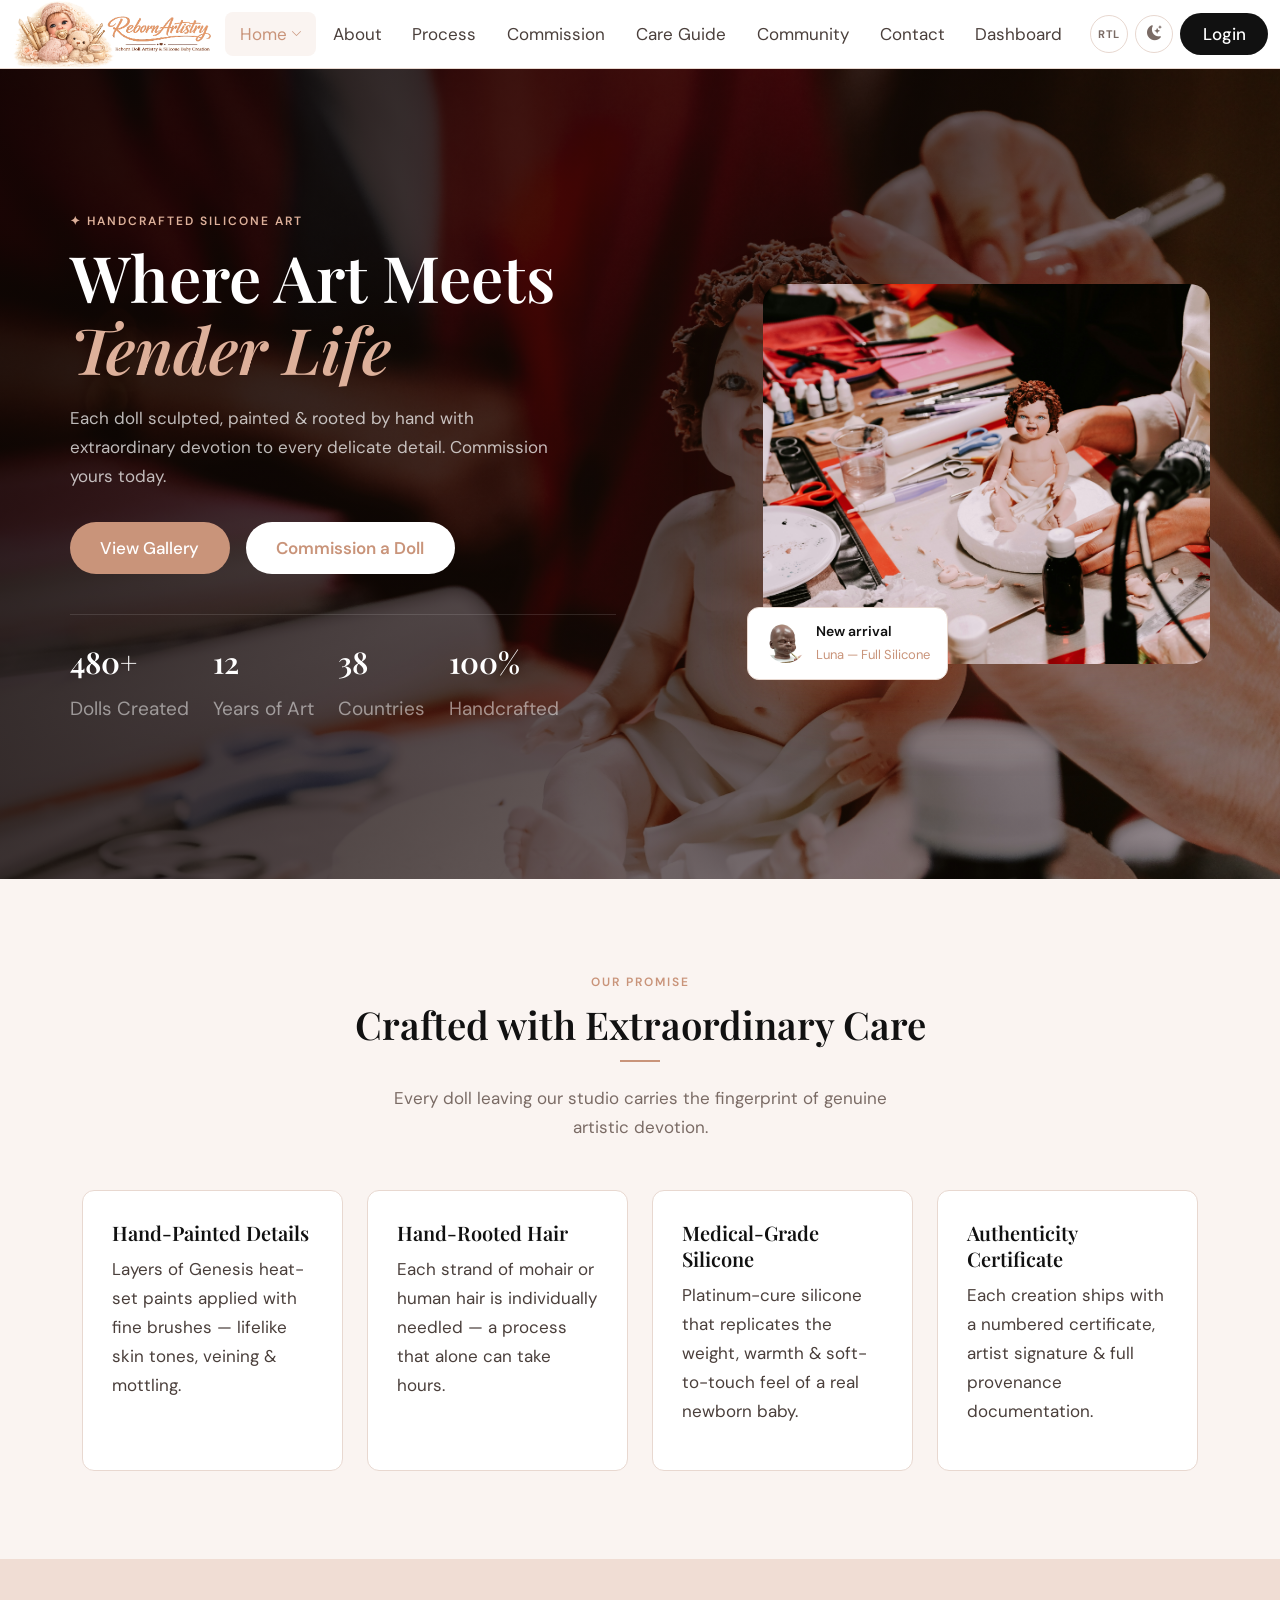
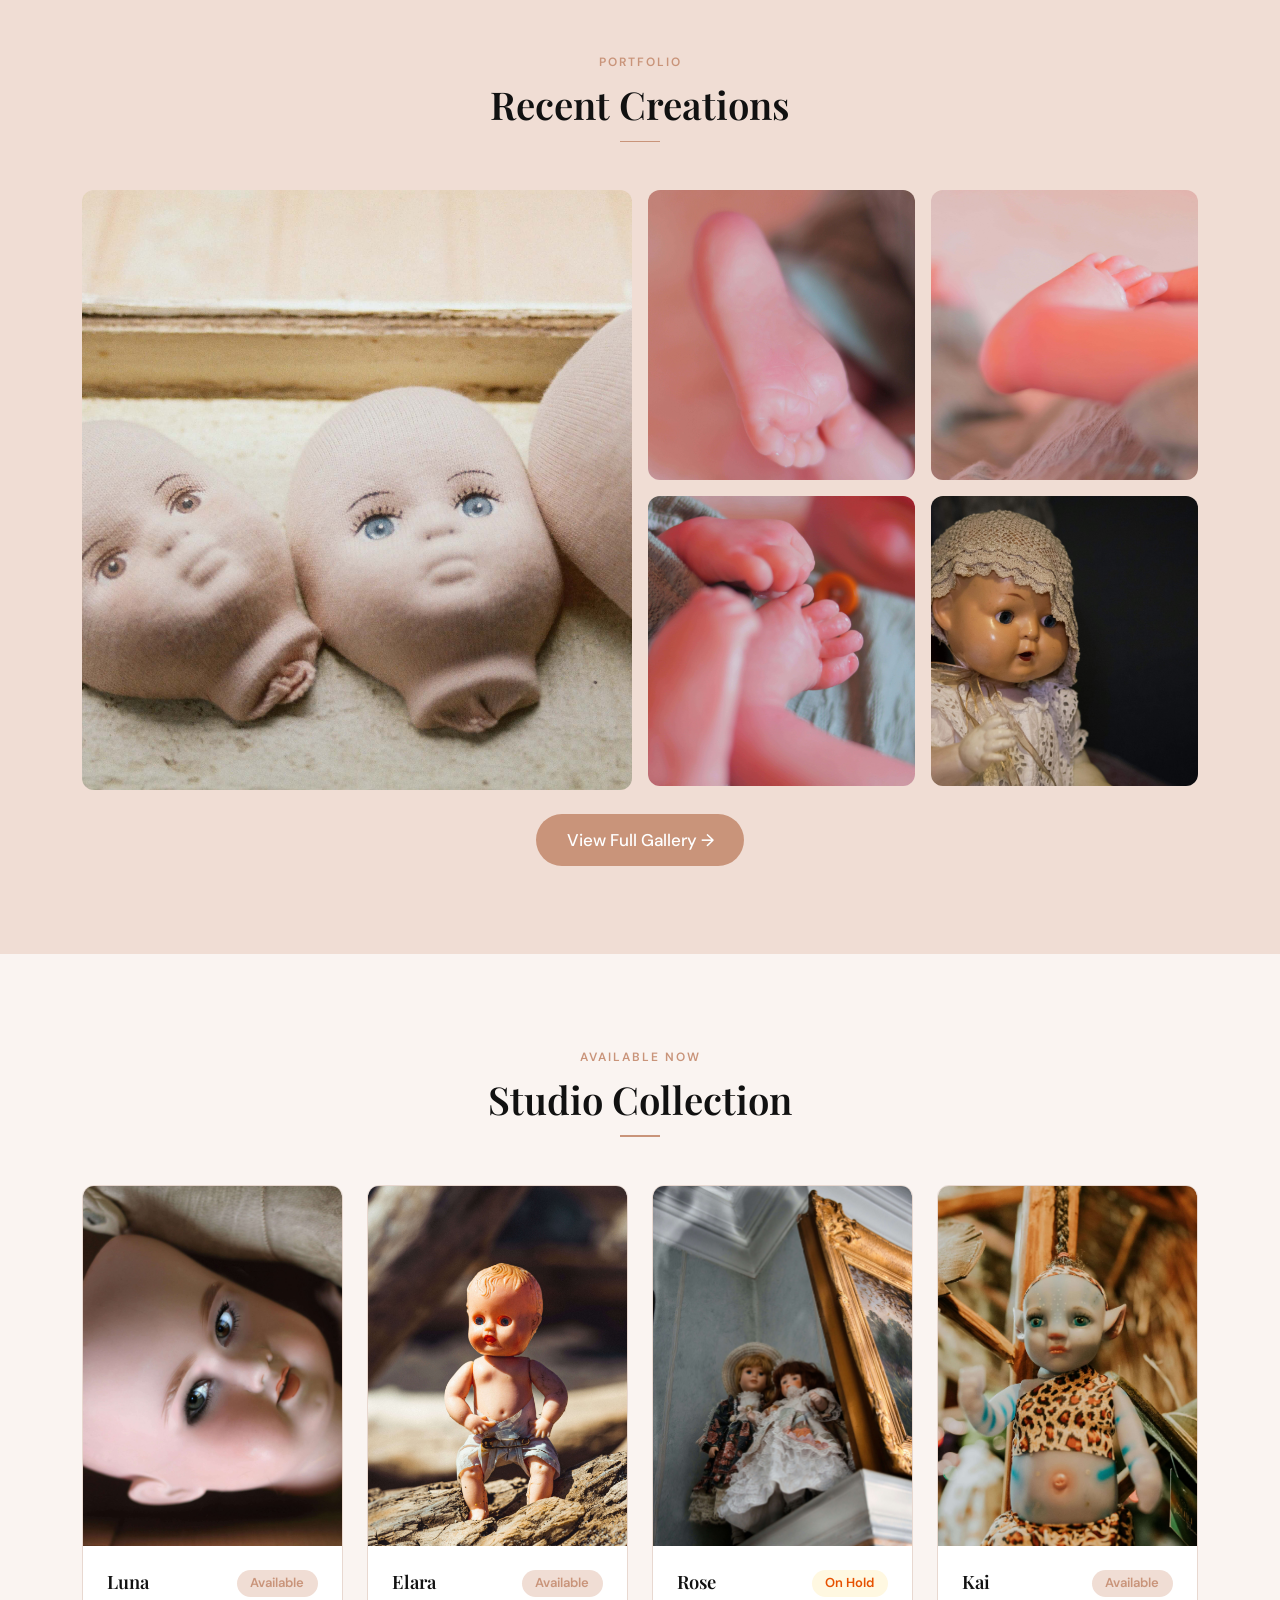
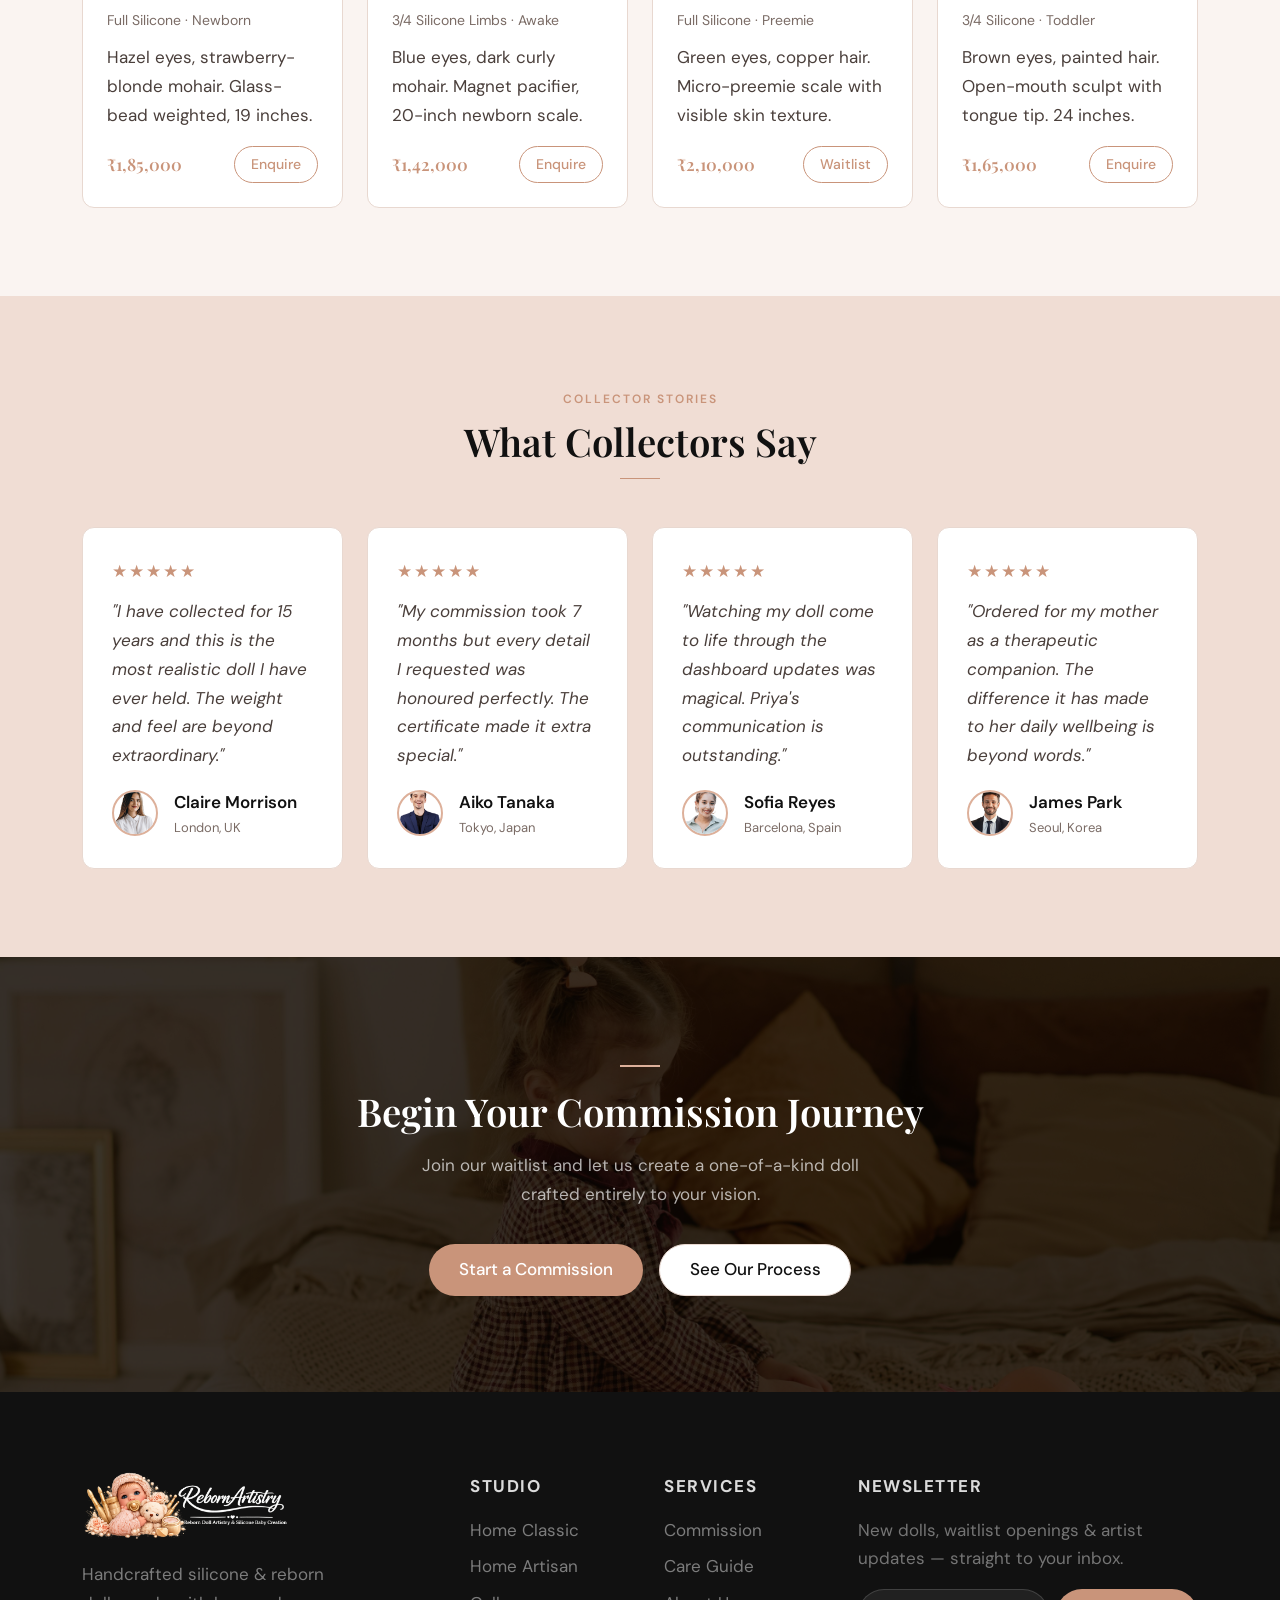
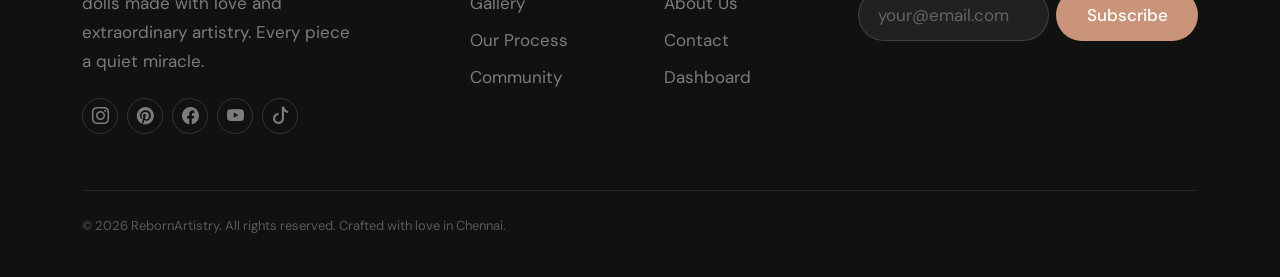
<file: index.html>
<!DOCTYPE html>
<html lang="en" data-theme="light" dir="ltr">
<head>
  <meta charset="UTF-8">
  <meta name="viewport" content="width=device-width, initial-scale=1.0">
  <title>RebornArtistry — Silicone & Reborn Doll Studio</title>
  <link rel="icon" type="images/png" href="images/reborn-logo.png">
  <link href="https://cdn.jsdelivr.net/npm/bootstrap@5.3.2/dist/css/bootstrap.min.css" rel="stylesheet">
  <link href="https://cdn.jsdelivr.net/npm/bootstrap-icons@1.11.3/font/bootstrap-icons.min.css" rel="stylesheet">
  <link rel="stylesheet" href="css/style.css">
</head>
<body data-page="home1">

<div id="header-ph"></div>

<!-- ① HERO ─────────────────────────────────────────── -->
<section class="hero">
  <div class="hero-bg" style="background-image:url('images/g27.jpg');"></div>
  <div class="hero-ov" style="background:linear-gradient(120deg,rgba(12,5,3,.92) 0%,rgba(20,8,5,.65) 55%,rgba(12,5,3,.3) 100%);"></div>
  <div class="container hero-content">
    <div class="row align-items-center g-5">
      <div class="col-lg-6">
        <p class="eyebrow" style="color:var(--rose-l);font-size:12px!important;">✦ Handcrafted Silicone Art</p>
        <h1 class="hero-title" style="margin-bottom:1.2rem;">
          Where Art Meets<br><em>Tender Life</em>
        </h1>
        <p class="hero-sub">Each doll sculpted, painted &amp; rooted by hand with extraordinary devotion to every delicate detail. Commission yours today.</p>
        <div class="d-flex flex-wrap gap-3">
          <a class="btn-rose" href="gallery.html">View Gallery</a>
          <a class="btn-white" href="commission.html">Commission a Doll</a>
        </div>
        <div class="d-flex flex-wrap gap-4" style="margin-top:2.5rem;padding-top:2rem;border-top:1px solid rgba(255,255,255,.12);">
          <div><p class="fun-num" data-count="480" data-suffix="+" style="font-family:var(--ff);font-size:2.6rem;color:#fff;line-height:1;font-weight:600;">0</p><p style="color:rgba(255,255,255,.5);font-size:19px!important;">Dolls Created</p></div>
          <div><p class="fun-num" data-count="12" data-suffix="" style="font-family:var(--ff);font-size:2.6rem;color:#fff;line-height:1;font-weight:600;">0</p><p style="color:rgba(255,255,255,.5);font-size:19px!important;">Years of Art</p></div>
          <div><p class="fun-num" data-count="38" data-suffix="" style="font-family:var(--ff);font-size:2.6rem;color:#fff;line-height:1;font-weight:600;">0</p><p style="color:rgba(255,255,255,.5);font-size:19px!important;">Countries</p></div>
          <div><p class="fun-num" data-count="100" data-suffix="%" style="font-family:var(--ff);font-size:2.6rem;color:#fff;line-height:1;font-weight:600;">0</p><p style="color:rgba(255,255,255,.5);font-size:19px!important;">Handcrafted</p></div>
        </div>
      </div>
      <div class="col-lg-5 offset-lg-1 d-none d-lg-block">
        <div style="position:relative;">
          <img src="images/g28.jpg" style="width:100%;height:380px;object-fit:cover;border-radius:var(--radius-lg);box-shadow:var(--sh-xl);" alt="Reborn doll">
          <div style="position:absolute;bottom:-16px;left:-16px;background:var(--surface);border:1px solid var(--border);border-radius:12px;padding:.8rem 1.1rem;box-shadow:var(--sh-md);display:flex;align-items:center;gap:10px;">
            <img src="images/g29.webp" style="width:40px;height:40px;border-radius:50%;object-fit:cover;" alt="">
            <div><p style="font-weight:600;margin:0;font-size:14px!important;color:var(--text);">New arrival</p><p style="margin:0;color:var(--rose);font-size:13px!important;">Luna — Full Silicone</p></div>
          </div>
        </div>
      </div>
    </div>
  </div>
</section>

<!-- ② FEATURES ─────────────────────────────────────── -->
<section class="sec">
  <div class="container">
    <div class="text-center mb-5">
      <p class="eyebrow">Our Promise</p>
      <h2>Crafted with Extraordinary Care</h2>
      <div class="rule rule-center"></div>
      <p style="color:var(--text3);max-width:500px;margin:0 auto;">Every doll leaving our studio carries the fingerprint of genuine artistic devotion.</p>
    </div>
    <div class="row g-4">
      <div class="col-xl-3 col-md-6">
        <div class="fbox">
          
          <h3 style="margin-bottom:.6rem;">Hand-Painted Details</h3>
          <p style="color:var(--text2);">Layers of Genesis heat-set paints applied with fine brushes — lifelike skin tones, veining &amp; mottling.</p>
        </div>
      </div>
      <div class="col-xl-3 col-md-6">
        <div class="fbox">
          
          <h3 style="margin-bottom:.6rem;">Hand-Rooted Hair</h3>
          <p style="color:var(--text2);">Each strand of mohair or human hair is individually needled — a process that alone can take hours.</p>
        </div>
      </div>
      <div class="col-xl-3 col-md-6">
        <div class="fbox">
          
          <h3 style="margin-bottom:.6rem;">Medical-Grade Silicone</h3>
          <p style="color:var(--text2);">Platinum-cure silicone that replicates the weight, warmth &amp; soft-to-touch feel of a real newborn baby.</p>
        </div>
      </div>
      <div class="col-xl-3 col-md-6">
        <div class="fbox">
          
          <h3 style="margin-bottom:.6rem;">Authenticity Certificate</h3>
          <p style="color:var(--text2);">Each creation ships with a numbered certificate, artist signature &amp; full provenance documentation.</p>
        </div>
      </div>
    </div>
  </div>
</section>

<!-- ③ GALLERY STRIP ────────────────────────────────── -->
<section class="sec sec-alt">
  <div class="container">
    <div class="text-center mb-5">
      <p class="eyebrow">Portfolio</p>
      <h2>Recent Creations</h2>
      <div class="rule rule-center"></div>
    </div>
    <div class="row g-3 mb-4">
      <div class="col-md-6">
        <img src="images/image1.jpg" class="img-cover" alt="Doll creation" style="height:600px;">
      </div>
      <div class="col-md-6">
        <div class="row g-3">
          <div class="col-6"><img src="images/image12.jpg" class="img-cover" style="height:290px;" alt=""></div>
          <div class="col-6"><img src="images/image13.jpg" class="img-cover" style="height:290px;" alt=""></div>
          <div class="col-6"><img src="images/image14.jpg" class="img-cover" style="height:290px;" alt=""></div>
          <div class="col-6"><img src="images/image15.jpg" class="img-cover" style="height:290px;" alt=""></div>
        </div>
      </div>
    </div>
    <div class="text-center"><a class="btn-rose" href="gallery.html">View Full Gallery →</a></div>
  </div>
</section>

<!-- ④ DOLL COLLECTION ──────────────────────────────── -->
<section class="sec">
  <div class="container">
    <div class="text-center mb-5">
      <p class="eyebrow">Available Now</p>
      <h2>Studio Collection</h2>
      <div class="rule rule-center"></div>
    </div>
    <div class="row g-4">
      <div class="col-xl-3 col-md-6">
        <div class="card-rose">
          <img class="card-rose-img" src="images/image16.jpg" alt="Luna">
          <div class="card-body">
            <div class="d-flex justify-content-between align-items-start mb-2">
              <h3 class="card-name">Luna</h3>
              <span class="badge-rose">Available</span>
            </div>
            <p style="color:var(--text3);font-size:14px!important;margin-bottom:.6rem;">Full Silicone · Newborn</p>
            <p style="color:var(--text2);margin-bottom:1rem;">Hazel eyes, strawberry-blonde mohair. Glass-bead weighted, 19 inches.</p>
            <div class="d-flex justify-content-between align-items-center">
              <span class="card-price">₹1,85,000</span>
              <a class="btn-outline" href="contact.html" style="padding:.38rem 1rem;font-size:14px!important;">Enquire</a>
            </div>
          </div>
        </div>
      </div>
      <div class="col-xl-3 col-md-6">
        <div class="card-rose">
          <img class="card-rose-img" src="images/image17.jpg" alt="Elara">
          <div class="card-body">
            <div class="d-flex justify-content-between align-items-start mb-2">
              <h3 class="card-name">Elara</h3>
              <span class="badge-rose">Available</span>
            </div>
            <p style="color:var(--text3);font-size:14px!important;margin-bottom:.6rem;">3/4 Silicone Limbs · Awake</p>
            <p style="color:var(--text2);margin-bottom:1rem;">Blue eyes, dark curly mohair. Magnet pacifier, 20-inch newborn scale.</p>
            <div class="d-flex justify-content-between align-items-center">
              <span class="card-price">₹1,42,000</span>
              <a class="btn-outline" href="contact.html" style="padding:.38rem 1rem;font-size:14px!important;">Enquire</a>
            </div>
          </div>
        </div>
      </div>
      <div class="col-xl-3 col-md-6">
        <div class="card-rose">
          <img class="card-rose-img" src="images/image18.jpg" alt="Rose">
          <div class="card-body">
            <div class="d-flex justify-content-between align-items-start mb-2">
              <h3 class="card-name">Rose</h3>
              <span class="badge-amber">On Hold</span>
            </div>
            <p style="color:var(--text3);font-size:14px!important;margin-bottom:.6rem;">Full Silicone · Preemie</p>
            <p style="color:var(--text2);margin-bottom:1rem;">Green eyes, copper hair. Micro-preemie scale with visible skin texture.</p>
            <div class="d-flex justify-content-between align-items-center">
              <span class="card-price">₹2,10,000</span>
              <a class="btn-outline" href="commission.html" style="padding:.38rem 1rem;font-size:14px!important;">Waitlist</a>
            </div>
          </div>
        </div>
      </div>
      <div class="col-xl-3 col-md-6">
        <div class="card-rose">
          <img class="card-rose-img" src="images/image19.jpg" alt="Kai">
          <div class="card-body">
            <div class="d-flex justify-content-between align-items-start mb-2">
              <h3 class="card-name">Kai</h3>
              <span class="badge-rose">Available</span>
            </div>
            <p style="color:var(--text3);font-size:14px!important;margin-bottom:.6rem;">3/4 Silicone · Toddler</p>
            <p style="color:var(--text2);margin-bottom:1rem;">Brown eyes, painted hair. Open-mouth sculpt with tongue tip. 24 inches.</p>
            <div class="d-flex justify-content-between align-items-center">
              <span class="card-price">₹1,65,000</span>
              <a class="btn-outline" href="contact.html" style="padding:.38rem 1rem;font-size:14px!important;">Enquire</a>
            </div>
          </div>
        </div>
      </div>
    </div>
  </div>
</section>

<!-- ⑤ TESTIMONIALS ─────────────────────────────────── -->
<section class="sec sec-alt">
  <div class="container">
    <div class="text-center mb-5">
      <p class="eyebrow">Collector Stories</p>
      <h2>What Collectors Say</h2>
      <div class="rule rule-center"></div>
    </div>
    <div class="row g-4">
      <div class="col-xl-3 col-md-6">
        <div class="rcard">
          <div class="stars">★★★★★</div>
          <p style="color:var(--text2);margin-bottom:1.1rem;font-style:italic;">"I have collected for 15 years and this is the most realistic doll I have ever held. The weight and feel are beyond extraordinary."</p>
          <div class="d-flex align-items-center gap-3">
            <img class="ravatar" src="images/team-6.png" alt="">
            <div><p style="font-weight:600;margin:0;">Claire Morrison</p><p style="font-size:13px!important;color:var(--text3);margin:0;">London, UK</p></div>
          </div>
        </div>
      </div>
      <div class="col-xl-3 col-md-6">
        <div class="rcard">
          <div class="stars">★★★★★</div>
          <p style="color:var(--text2);margin-bottom:1.1rem;font-style:italic;">"My commission took 7 months but every detail I requested was honoured perfectly. The certificate made it extra special."</p>
          <div class="d-flex align-items-center gap-3">
            <img class="ravatar" src="images/team-9.png" alt="">
            <div><p style="font-weight:600;margin:0;">Aiko Tanaka</p><p style="font-size:13px!important;color:var(--text3);margin:0;">Tokyo, Japan</p></div>
          </div>
        </div>
      </div>
      <div class="col-xl-3 col-md-6">
        <div class="rcard">
          <div class="stars">★★★★★</div>
          <p style="color:var(--text2);margin-bottom:1.1rem;font-style:italic;">"Watching my doll come to life through the dashboard updates was magical. Priya's communication is outstanding."</p>
          <div class="d-flex align-items-center gap-3">
            <img class="ravatar" src="images/team-11.png" alt="">
            <div><p style="font-weight:600;margin:0;">Sofia Reyes</p><p style="font-size:13px!important;color:var(--text3);margin:0;">Barcelona, Spain</p></div>
          </div>
        </div>
      </div>
      <div class="col-xl-3 col-md-6">
        <div class="rcard">
          <div class="stars">★★★★★</div>
          <p style="color:var(--text2);margin-bottom:1.1rem;font-style:italic;">"Ordered for my mother as a therapeutic companion. The difference it has made to her daily wellbeing is beyond words."</p>
          <div class="d-flex align-items-center gap-3">
            <img class="ravatar" src="images/team-5.png" alt="">
            <div><p style="font-weight:600;margin:0;">James Park</p><p style="font-size:13px!important;color:var(--text3);margin:0;">Seoul, Korea</p></div>
          </div>
        </div>
      </div>
    </div>
  </div>
</section>

<!-- ⑥ CTA ───────────────────────────────────────────── -->
<section class="cta-sec">
  <img class="cta-bg" src="images/image20.jpg" alt="">
  <div class="cta-ov"></div>
  <div class="container cta-c">
    <div class="rule" style="background:var(--rose-l);margin:.8rem auto 1.4rem;"></div>
    <h2 style="color:#fff;margin-bottom:1rem;">Begin Your Commission Journey</h2>
    <p style="color:rgba(255,255,255,.68);max-width:460px;margin:0 auto 2.2rem;">Join our waitlist and let us create a one-of-a-kind doll crafted entirely to your vision.</p>
    <div class="d-flex flex-wrap gap-3 justify-content-center">
      <a class="btn-rose" href="commission.html">Start a Commission</a>
      <a class="btn-ghost" href="process.html">See Our Process</a>
    </div>
  </div>
</section>

<div id="footer-ph"></div>
<script src="https://cdn.jsdelivr.net/npm/bootstrap@5.3.2/dist/js/bootstrap.bundle.min.js"></script>
<script src="js/main.js"></script>
<script src="js/layout.js"></script>
</body>
</html>
</file>
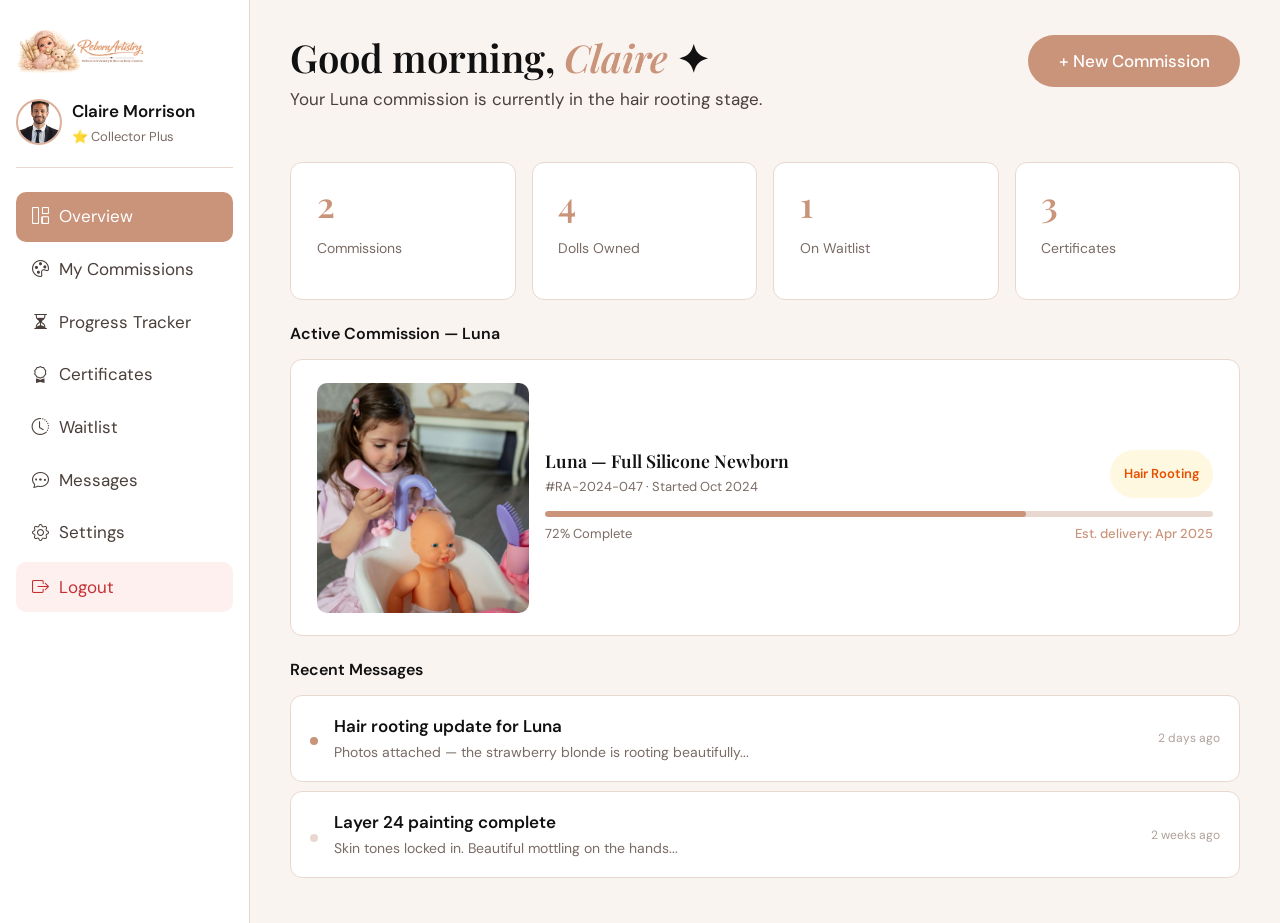
<file: dashboard.html>
<!DOCTYPE html>
<html lang="en" data-theme="light" dir="ltr">
<head>
  <meta charset="UTF-8"><meta name="viewport" content="width=device-width, initial-scale=1.0">
  <title>My Dashboard — RebornArtistry</title>
  <link rel="icon" type="images/png" href="images/reborn-logo.png">
  <link href="https://cdn.jsdelivr.net/npm/bootstrap@5.3.2/dist/css/bootstrap.min.css" rel="stylesheet">
  <link href="https://cdn.jsdelivr.net/npm/bootstrap-icons@1.11.3/font/bootstrap-icons.min.css" rel="stylesheet">
  <link rel="stylesheet" href="css/style.css">
  <style>
    /* Tablet 769–991px: horizontal nav bar */
    @media (max-width: 991px) and (min-width: 769px) {
      .dash-layout { flex-direction: column; }
      .dash-side { display: flex !important; width: 100%; min-height: auto; border-right: none !important; border-left: none !important; border-bottom: 1px solid var(--border); padding: 1rem; }
      .dash-side .user-info { display: none; }
      .dash-side-nav { display: flex; flex-wrap: wrap; gap: 5px; }
      .dash-nav-link { padding: .38rem .75rem; font-size: 14px !important; }
      .dash-body { padding: 1.4rem 1rem; }
    }
    @media (min-width: 992px) {
      .dash-side-nav { display: block; }
    }

    /* Mobile top bar — hidden on larger screens */
    .dash-topbar { display: none; }

    /* Mobile ≤768px: drawer sidebar */
    @media (max-width: 768px) {
      .dash-topbar {
        display: flex;
        align-items: center;
        gap: 12px;
        padding: .75rem 1rem;
        background: var(--surface);
        border-bottom: 1px solid var(--border);
        position: sticky;
        top: 0;
        z-index: 50;
      }
      .dash-ham-btn {
        background: none;
        border: 1px solid var(--border);
        border-radius: 8px;
        padding: .3rem .55rem;
        font-size: 1.35rem;
        color: var(--text);
        cursor: pointer;
        display: flex;
        align-items: center;
        line-height: 1;
      }
      #dash-sidebar {
        display: flex !important;
        flex-direction: column;
        position: fixed !important;
        left: -280px;
        top: 0;
        height: 100vh;
        width: 260px;
        z-index: 1002;
        transition: left .28s ease;
        overflow-y: auto;
        border-right: 1px solid var(--border) !important;
        border-bottom: none !important;
        border-left: none !important;
        padding: 1.4rem !important;
        min-height: unset;
      }
      #dash-sidebar.mob-open { left: 0; }
      #dash-sidebar .user-info { display: block !important; }
      #dash-sidebar .dash-side-nav { display: flex; flex-direction: column; gap: 4px; }
      #dash-overlay {
        display: none;
        position: fixed;
        inset: 0;
        background: rgba(0,0,0,.42);
        z-index: 1001;
      }
      #dash-overlay.mob-open { display: block; }
      .dash-body { padding: 1.1rem 1rem; }
    }
  </style>
</head>
<body data-page="dashboard">

<!-- Mobile Top Bar -->
<div class="dash-topbar">
  <button id="dash-ham" class="dash-ham-btn" aria-label="Open menu"><i class="bi bi-list"></i></button>
  <a href="index.html"><img src="images/reborn-logo.png" alt="RebornArtistry" style="height:36px;width:auto;object-fit:contain;"></a>
</div>

<div class="dash-layout">
  <div id="dash-overlay"></div>
  <!-- SIDEBAR -->
  <aside class="dash-side" id="dash-sidebar">
    <a href="index.html" style="display:block;margin-bottom:1.5rem;">
      <img src="images/reborn-logo.png" alt="RebornArtistry" style="height:44px;width:auto;object-fit:contain;">
    </a>
    <div class="user-info" style="margin-bottom:1.5rem;padding-bottom:1.2rem;border-bottom:1px solid var(--border);">
      <div style="display:flex;align-items:center;gap:10px;">
        <img src="images/team-5.png" style="width:46px;height:46px;border-radius:50%;object-fit:cover;border:2px solid var(--rose-l);" alt="User">
        <div><p style="font-weight:600;margin:0;">Claire Morrison</p><p style="color:var(--text3);font-size:13px!important;margin:0;">⭐ Collector Plus</p></div>
      </div>
    </div>
    <div class="dash-side-nav">
      <a class="dash-nav-link active" data-tab="overview" href="#"><i class="bi bi-grid-1x2"></i><span> Overview</span></a>
      <a class="dash-nav-link" data-tab="commissions" href="#"><i class="bi bi-palette"></i><span> My Commissions</span></a>
      <a class="dash-nav-link" data-tab="progress" href="#"><i class="bi bi-hourglass-split"></i><span> Progress Tracker</span></a>
      <a class="dash-nav-link" data-tab="certificates" href="#"><i class="bi bi-award"></i><span> Certificates</span></a>
      <a class="dash-nav-link" data-tab="waitlist" href="#"><i class="bi bi-clock-history"></i><span> Waitlist</span></a>
      <a class="dash-nav-link" data-tab="messages" href="#"><i class="bi bi-chat-dots"></i><span> Messages</span></a>
      <a class="dash-nav-link" data-tab="settings" href="#"><i class="bi bi-gear"></i><span> Settings</span></a>
      <button id="logout-btn" class="dash-nav-link" style="background:#fff0f0;color:#c53030;border:none;width:100%;text-align:left;margin-top:.3rem;"><i class="bi bi-box-arrow-right"></i><span> Logout</span></button>
    </div>
  </aside>

  <!-- MAIN -->
  <main class="dash-body">

    <!-- OVERVIEW -->
    <div class="dash-panel active" id="tab-overview">
      <div style="display:flex;justify-content:space-between;align-items:flex-start;flex-wrap:wrap;gap:1rem;margin-bottom:2rem;">
        <div><h2 style="margin-bottom:.3rem;">Good morning, <em style="color:var(--rose);">Claire</em> ✦</h2><p style="color:var(--text2);">Your Luna commission is currently in the hair rooting stage.</p></div>
        <a class="btn-rose" href="commission.html">+ New Commission</a>
      </div>
      <div class="row g-3 mb-4">
        <div class="col-6 col-md-3"><div class="stat-card"><p class="stat-num">2</p><p class="stat-lbl">Commissions</p></div></div>
        <div class="col-6 col-md-3"><div class="stat-card"><p class="stat-num">4</p><p class="stat-lbl">Dolls Owned</p></div></div>
        <div class="col-6 col-md-3"><div class="stat-card"><p class="stat-num">1</p><p class="stat-lbl">On Waitlist</p></div></div>
        <div class="col-6 col-md-3"><div class="stat-card"><p class="stat-num">3</p><p class="stat-lbl">Certificates</p></div></div>
      </div>
      <h4 style="margin-bottom:1rem;">Active Commission — Luna</h4>
      <div class="stat-card" style="margin-bottom:1.5rem;">
        <div class="row align-items-center g-3">
          <div class="col-md-3 col-4"><img src="images/image21.jpg" style="width:100%;height:230px;object-fit:cover;border-radius:10px;" alt="Luna"></div>
          <div class="col-md-9 col-8">
            <div style="display:flex;justify-content:space-between;flex-wrap:wrap;gap:.5rem;margin-bottom:.8rem;">
              <div><h3 style="font-size:1.1rem;margin-bottom:.2rem;">Luna — Full Silicone Newborn</h3><p style="color:var(--text3);font-size:13px!important;margin:0;">#RA-2024-047 · Started Oct 2024</p></div>
              <span class="badge-amber">Hair Rooting</span>
            </div>
            <div class="pbar"><div class="pbar-fill" style="width:72%;"></div></div>
            <div style="display:flex;justify-content:space-between;margin-top:.4rem;"><span style="font-size:13px!important;color:var(--text3);">72% Complete</span><span style="font-size:13px!important;color:var(--rose);font-weight:500;">Est. delivery: Apr 2025</span></div>
          </div>
        </div>
      </div>
      <h4 style="margin-bottom:1rem;">Recent Messages</h4>
      <div class="order-row"><div style="width:8px;height:8px;border-radius:50%;background:var(--rose);flex-shrink:0;margin-top:6px;"></div><div style="flex:1;"><p style="font-weight:600;margin:0;">Hair rooting update for Luna</p><p style="color:var(--text3);font-size:14px!important;margin:0;">Photos attached — the strawberry blonde is rooting beautifully...</p></div><span style="font-size:12px!important;color:var(--text4);white-space:nowrap;">2 days ago</span></div>
      <div class="order-row"><div style="width:8px;height:8px;border-radius:50%;background:var(--border);flex-shrink:0;margin-top:6px;"></div><div style="flex:1;"><p style="font-weight:600;margin:0;">Layer 24 painting complete</p><p style="color:var(--text3);font-size:14px!important;margin:0;">Skin tones locked in. Beautiful mottling on the hands...</p></div><span style="font-size:12px!important;color:var(--text4);white-space:nowrap;">2 weeks ago</span></div>
    </div>

    <!-- COMMISSIONS -->
    <div class="dash-panel" id="tab-commissions">
      <h2 style="margin-bottom:.4rem;">My Commissions</h2>
      <p style="color:var(--text2);margin-bottom:2rem;">Track all past and present commissions.</p>
      <div class="order-row">
        <img src="images/image22.jpg" style="width:54px;height:54px;border-radius:10px;object-fit:cover;flex-shrink:0;" alt="">
        <div style="flex:1;min-width:0;"><p style="font-weight:600;margin:0;">Luna — Full Silicone Newborn</p><p style="color:var(--text3);font-size:13px!important;margin:0;">#RA-2024-047 · ₹1,85,000</p></div>
        <div class="d-none d-md-block"><div class="pbar" style="width:110px;"><div class="pbar-fill" style="width:72%;"></div></div><p style="font-size:12px!important;color:var(--text3);margin-top:3px;text-align:center;">72%</p></div>
        <span class="badge-amber">Hair Rooting</span>
      </div>
      <div class="order-row">
        <img src="images/image23.jpg" style="width:54px;height:54px;border-radius:10px;object-fit:cover;flex-shrink:0;" alt="">
        <div style="flex:1;min-width:0;"><p style="font-weight:600;margin:0;">Elara — Portrait Commission</p><p style="color:var(--text3);font-size:13px!important;margin:0;">#RA-2024-031 · ₹2,20,000</p></div>
        <div class="d-none d-md-block"><div class="pbar" style="width:110px;"><div class="pbar-fill" style="width:35%;"></div></div><p style="font-size:12px!important;color:var(--text3);margin-top:3px;text-align:center;">35%</p></div>
        <span class="badge-rose">Painting</span>
      </div>
      <div class="order-row">
        <img src="images/image24.jpg" style="width:54px;height:54px;border-radius:10px;object-fit:cover;flex-shrink:0;" alt="">
        <div style="flex:1;min-width:0;"><p style="font-weight:600;margin:0;">Rose — Preemie Silicone</p><p style="color:var(--text3);font-size:13px!important;margin:0;">#RA-2023-018 · ₹1,65,000</p></div>
        <div class="d-none d-md-block"><div class="pbar" style="width:110px;"><div class="pbar-fill" style="width:100%;"></div></div><p style="font-size:12px!important;color:var(--text3);margin-top:3px;text-align:center;">100%</p></div>
        <span class="badge-green">Delivered</span>
      </div>
      <div class="order-row">
        <img src="images/image25.jpg" style="width:54px;height:54px;border-radius:10px;object-fit:cover;flex-shrink:0;" alt="">
        <div style="flex:1;min-width:0;"><p style="font-weight:600;margin:0;">Aria — Standard Reborn</p><p style="color:var(--text3);font-size:13px!important;margin:0;">#RA-2022-008 · ₹98,000</p></div>
        <div class="d-none d-md-block"><div class="pbar" style="width:110px;"><div class="pbar-fill" style="width:100%;"></div></div><p style="font-size:12px!important;color:var(--text3);margin-top:3px;text-align:center;">100%</p></div>
        <span class="badge-green">Delivered</span>
      </div>
    </div>

    <!-- PROGRESS TRACKER -->
    <div class="dash-panel" id="tab-progress">
      <h2 style="margin-bottom:.4rem;">Progress Tracker</h2>
      <p style="color:var(--text2);margin-bottom:2rem;">Stage-by-stage progress for Luna — Full Silicone Newborn.</p>
      <div class="stat-card">
        <div style="display:flex;justify-content:space-between;flex-wrap:wrap;gap:1rem;margin-bottom:1.5rem;">
          <div><h3 style="font-size:1.1rem;">Luna — Full Silicone Newborn</h3><p style="color:var(--text3);font-size:13px!important;margin:0;">#RA-2024-047</p></div><span class="badge-amber">In Progress — 72%</span>
        </div>
        <div style="display:flex;flex-direction:column;gap:.7rem;">
          <div style="display:flex;align-items:center;gap:1rem;padding:.75rem;border-radius:10px;background:var(--bg2);"><div style="width:26px;height:26px;border-radius:50%;background:var(--rose);display:flex;align-items:center;justify-content:center;color:#fff;font-size:12px;flex-shrink:0;"><i class="bi bi-check-lg"></i></div><div style="flex:1;"><p style="font-weight:500;margin:0;">Consultation &amp; Design</p><p style="font-size:13px!important;color:var(--text3);margin:0;">Completed Oct 15, 2024</p></div><span class="badge-green">Done</span></div>
          <div style="display:flex;align-items:center;gap:1rem;padding:.75rem;border-radius:10px;background:var(--bg2);"><div style="width:26px;height:26px;border-radius:50%;background:var(--rose);display:flex;align-items:center;justify-content:center;color:#fff;font-size:12px;flex-shrink:0;"><i class="bi bi-check-lg"></i></div><div style="flex:1;"><p style="font-weight:500;margin:0;">Silicone Mould &amp; Pour</p><p style="font-size:13px!important;color:var(--text3);margin:0;">Completed Nov 8, 2024</p></div><span class="badge-green">Done</span></div>
          <div style="display:flex;align-items:center;gap:1rem;padding:.75rem;border-radius:10px;background:var(--bg2);"><div style="width:26px;height:26px;border-radius:50%;background:var(--rose);display:flex;align-items:center;justify-content:center;color:#fff;font-size:12px;flex-shrink:0;"><i class="bi bi-check-lg"></i></div><div style="flex:1;"><p style="font-weight:500;margin:0;">Genesis Painting (24 layers)</p><p style="font-size:13px!important;color:var(--text3);margin:0;">Completed Dec 20, 2024</p></div><span class="badge-green">Done</span></div>
          <div style="display:flex;align-items:center;gap:1rem;padding:.75rem;border-radius:10px;border:1.5px solid var(--rose-l);background:var(--rose-2xl);"><div style="width:26px;height:26px;border-radius:50%;background:var(--rose);display:flex;align-items:center;justify-content:center;color:#fff;font-size:12px;flex-shrink:0;"><i class="bi bi-scissors"></i></div><div style="flex:1;"><p style="font-weight:600;color:var(--rose);margin:0;">Hair Rooting — In Progress</p><p style="font-size:13px!important;color:var(--rose-h);margin:0;">60% complete · Est. Feb 2025</p></div><span class="badge-amber">Active</span></div>
          <div style="display:flex;align-items:center;gap:1rem;padding:.75rem;border-radius:10px;background:var(--bg);"><div style="width:26px;height:26px;border-radius:50%;background:var(--border);display:flex;align-items:center;justify-content:center;color:var(--text3);font-size:12px;flex-shrink:0;"><i class="bi bi-circle"></i></div><div style="flex:1;"><p style="font-weight:500;color:var(--text3);margin:0;">Assembly &amp; Weighting</p><p style="font-size:13px!important;color:var(--text4);margin:0;">Pending</p></div><span class="badge-gray">Pending</span></div>
          <div style="display:flex;align-items:center;gap:1rem;padding:.75rem;border-radius:10px;background:var(--bg);"><div style="width:26px;height:26px;border-radius:50%;background:var(--border);display:flex;align-items:center;justify-content:center;color:var(--text3);font-size:12px;flex-shrink:0;"><i class="bi bi-circle"></i></div><div style="flex:1;"><p style="font-weight:500;color:var(--text3);margin:0;">Photography &amp; Certification</p><p style="font-size:13px!important;color:var(--text4);margin:0;">Pending</p></div><span class="badge-gray">Pending</span></div>
          <div style="display:flex;align-items:center;gap:1rem;padding:.75rem;border-radius:10px;background:var(--bg);"><div style="width:26px;height:26px;border-radius:50%;background:var(--border);display:flex;align-items:center;justify-content:center;color:var(--text3);font-size:12px;flex-shrink:0;"><i class="bi bi-circle"></i></div><div style="flex:1;"><p style="font-weight:500;color:var(--text3);margin:0;">Packing &amp; Dispatch</p><p style="font-size:13px!important;color:var(--text4);margin:0;">Est. April 2025</p></div><span class="badge-gray">Pending</span></div>
        </div>
      </div>
    </div>

    <!-- CERTIFICATES -->
    <div class="dash-panel" id="tab-certificates">
      <h2 style="margin-bottom:.4rem;">Authenticity Certificates</h2>
      <p style="color:var(--text2);margin-bottom:2rem;">Official certificates for your RebornArtistry collection.</p>
      <div class="row g-4">
        <div class="col-md-6"><div class="cert-card">
          <p style="font-family:var(--ff);font-size:1rem;color:var(--text3);letter-spacing:2px;text-transform:uppercase;margin-bottom:.3rem;">Certificate of Authenticity</p>
          <h3 style="font-style:italic;margin-bottom:.2rem;">Rose</h3><p style="color:var(--rose);font-size:14px!important;margin-bottom:1rem;">#RA-2023-018</p>
          <img src="images/image26.jpg" style="width:100%;height:230px;object-fit:cover;border-radius:10px;margin-bottom:1rem;" alt="">
          <p style="color:var(--text2);font-size:14px!important;margin-bottom:.3rem;"><strong>Type:</strong> Full Platinum Silicone</p>
          <p style="color:var(--text2);font-size:14px!important;margin-bottom:.3rem;"><strong>Artist:</strong> Priya Meenakshi</p>
          <p style="color:var(--text2);font-size:14px!important;margin-bottom:1rem;"><strong>Date:</strong> November 2023</p>
          <button class="btn-outline" style="width:100%;justify-content:center;">Download PDF</button>
        </div></div>
        <div class="col-md-6"><div class="cert-card">
          <p style="font-family:var(--ff);font-size:1rem;color:var(--text3);letter-spacing:2px;text-transform:uppercase;margin-bottom:.3rem;">Certificate of Authenticity</p>
          <h3 style="font-style:italic;margin-bottom:.2rem;">Aria</h3><p style="color:var(--rose);font-size:14px!important;margin-bottom:1rem;">#RA-2022-008</p>
          <img src="images/image27.jpg" style="width:100%;height:230px;object-fit:cover;border-radius:10px;margin-bottom:1rem;" alt="">
          <p style="color:var(--text2);font-size:14px!important;margin-bottom:.3rem;"><strong>Type:</strong> 3/4 Silicone Limbs</p>
          <p style="color:var(--text2);font-size:14px!important;margin-bottom:.3rem;"><strong>Artist:</strong> Priya Meenakshi</p>
          <p style="color:var(--text2);font-size:14px!important;margin-bottom:1rem;"><strong>Date:</strong> March 2022</p>
          <button class="btn-outline" style="width:100%;justify-content:center;">Download PDF</button>
        </div></div>
      </div>
    </div>

    <!-- WAITLIST -->
    <div class="dash-panel" id="tab-waitlist">
      <div style="display:flex;justify-content:space-between;align-items:flex-start;flex-wrap:wrap;gap:1rem;margin-bottom:2rem;">
        <div><h2 style="margin-bottom:.3rem;">Waitlist Status</h2><p style="color:var(--text2);margin:0;">Your current position on active commission waitlists.</p></div>
        <a class="btn-rose" href="commission.html">+ Join Waitlist</a>
      </div>

      <!-- Summary Stats -->
      <div class="row g-3 mb-4">
        <div class="col-6 col-md-3"><div class="stat-card" style="text-align:center;"><p class="stat-num">1</p><p class="stat-lbl">Active Waitlists</p></div></div>
        <div class="col-6 col-md-3"><div class="stat-card" style="text-align:center;"><p class="stat-num">#4</p><p class="stat-lbl">Current Position</p></div></div>
        <div class="col-6 col-md-3"><div class="stat-card" style="text-align:center;"><p class="stat-num">14m</p><p class="stat-lbl">Est. Wait Time</p></div></div>
        <div class="col-6 col-md-3"><div class="stat-card" style="text-align:center;"><p class="stat-num">Feb '26</p><p class="stat-lbl">Est. Start Date</p></div></div>
      </div>

      <!-- Active Waitlist Card -->
      <h4 style="margin-bottom:1rem;">Active Waitlists</h4>
      <div class="stat-card" style="margin-bottom:1.5rem;">
        <div style="display:flex;justify-content:space-between;align-items:flex-start;flex-wrap:wrap;gap:.8rem;margin-bottom:1.2rem;">
          <div>
            <h3 style="font-size:1.1rem;margin-bottom:.2rem;">Bespoke Portrait Commission</h3>
            <p style="color:var(--text3);font-size:13px!important;margin:0;">Full silicone portrait sculpture · Joined Dec 5, 2024</p>
          </div>
          <span class="badge-amber">Position #4</span>
        </div>
        <div class="pbar" style="margin-bottom:.5rem;"><div class="pbar-fill" style="width:15%;"></div></div>
        <div style="display:flex;justify-content:space-between;margin-bottom:1.4rem;">
          <span style="font-size:13px!important;color:var(--text3);">4 of 6 ahead of you</span>
          <span style="font-size:13px!important;color:var(--rose);font-weight:500;">Est. start: Feb 2026</span>
        </div>
        <div class="row g-3">
          <div class="col-md-4">
            <div style="background:var(--bg2);border-radius:10px;padding:1rem;">
              <p style="font-size:12px!important;color:var(--text3);margin-bottom:.3rem;text-transform:uppercase;letter-spacing:.05em;">Estimated Wait</p>
              <p style="font-weight:600;margin:0;">14 – 16 months</p>
            </div>
          </div>
          <div class="col-md-4">
            <div style="background:var(--bg2);border-radius:10px;padding:1rem;">
              <p style="font-size:12px!important;color:var(--text3);margin-bottom:.3rem;text-transform:uppercase;letter-spacing:.05em;">Commission Type</p>
              <p style="font-weight:600;margin:0;">Full Portrait Sculpture</p>
            </div>
          </div>
          <div class="col-md-4">
            <div style="background:var(--bg2);border-radius:10px;padding:1rem;">
              <p style="font-size:12px!important;color:var(--text3);margin-bottom:.3rem;text-transform:uppercase;letter-spacing:.05em;">Deposit Paid</p>
              <p style="font-weight:600;margin:0;color:var(--rose);">₹15,000 ✓</p>
            </div>
          </div>
        </div>
      </div>

      <!-- What Happens Next -->
      <h4 style="margin-bottom:1rem;">What Happens Next</h4>
      <div class="row g-3 mb-4">
        <div class="col-md-4">
          <div class="stat-card" style="text-align:center;">
            <div style="width:44px;height:44px;border-radius:50%;background:var(--rose-2xl);color:var(--rose);display:flex;align-items:center;justify-content:center;margin:0 auto .8rem;font-size:1.2rem;"><i class="bi bi-envelope"></i></div>
            <h5 style="font-size:.95rem;margin-bottom:.4rem;">Confirmation Email</h5>
            <p style="color:var(--text2);font-size:13px!important;margin:0;">You'll receive an email 2 months before your slot opens.</p>
          </div>
        </div>
        <div class="col-md-4">
          <div class="stat-card" style="text-align:center;">
            <div style="width:44px;height:44px;border-radius:50%;background:var(--rose-2xl);color:var(--rose);display:flex;align-items:center;justify-content:center;margin:0 auto .8rem;font-size:1.2rem;"><i class="bi bi-chat-dots"></i></div>
            <h5 style="font-size:.95rem;margin-bottom:.4rem;">Design Consultation</h5>
            <p style="color:var(--text2);font-size:13px!important;margin:0;">A 1-on-1 session with Priya to discuss your vision.</p>
          </div>
        </div>
        <div class="col-md-4">
          <div class="stat-card" style="text-align:center;">
            <div style="width:44px;height:44px;border-radius:50%;background:var(--rose-2xl);color:var(--rose);display:flex;align-items:center;justify-content:center;margin:0 auto .8rem;font-size:1.2rem;"><i class="bi bi-palette"></i></div>
            <h5 style="font-size:.95rem;margin-bottom:.4rem;">Creation Begins</h5>
            <p style="color:var(--text2);font-size:13px!important;margin:0;">Your commission moves to active status and crafting starts.</p>
          </div>
        </div>
      </div>

      <!-- Join Another -->
      <div class="stat-card" style="background:var(--rose-2xl);border-color:var(--rose-l);display:flex;align-items:center;justify-content:space-between;flex-wrap:wrap;gap:1rem;">
        <div>
          <h4 style="margin-bottom:.3rem;">Interested in Another Commission Type?</h4>
          <p style="color:var(--text2);margin:0;font-size:14px!important;">Reserve your place on a different waitlist while you wait.</p>
        </div>
        <a class="btn-rose" href="commission.html">View All Options</a>
      </div>
    </div>

    <!-- MESSAGES -->
    <div class="dash-panel" id="tab-messages">
      <h2 style="margin-bottom:.4rem;">Studio Messages</h2>
      <p style="color:var(--text2);margin-bottom:2rem;">Communication history with RebornArtistry studio.</p>
      <div class="order-row" style="border-left:3px solid var(--rose);align-items:flex-start;">
        <div style="width:36px;height:36px;border-radius:50%;background:var(--rose);display:flex;align-items:center;justify-content:center;color:#fff;font-size:13px;font-weight:700;flex-shrink:0;">P</div>
        <div style="flex:1;"><p style="font-weight:600;margin:0;">Hair rooting progress — Luna</p><p style="color:var(--text2);font-size:14px!important;margin:.3rem 0;">The strawberry blonde mohair is looking absolutely beautiful. I've attached 8 progress photos. Crown section 60% complete — results exceeding my initial vision.</p><p style="font-size:12px!important;color:var(--text4);margin:0;">Priya · 2 days ago</p></div>
      </div>
      <div class="order-row" style="align-items:flex-start;">
        <div style="width:36px;height:36px;border-radius:50%;background:var(--rose-xl);display:flex;align-items:center;justify-content:center;color:var(--rose);font-size:13px;font-weight:700;flex-shrink:0;">C</div>
        <div style="flex:1;"><p style="font-weight:600;margin:0;">Re: Hair rooting progress</p><p style="color:var(--text2);font-size:14px!important;margin:.3rem 0;">Oh Priya, the photos are stunning! The hair colour is exactly as I imagined. Cannot wait to see her finished!</p><p style="font-size:12px!important;color:var(--text4);margin:0;">Claire · 2 days ago</p></div>
      </div>
      <div class="order-row" style="border-left:3px solid var(--rose);align-items:flex-start;">
        <div style="width:36px;height:36px;border-radius:50%;background:var(--rose);display:flex;align-items:center;justify-content:center;color:#fff;font-size:13px;font-weight:700;flex-shrink:0;">P</div>
        <div style="flex:1;"><p style="font-weight:600;margin:0;">Layer 24 painting complete</p><p style="color:var(--text2);font-size:14px!important;margin:.3rem 0;">Final paint layer baked and sealed. The skin tones on the hands are my personal favourite. Moving to rooting next week.</p><p style="font-size:12px!important;color:var(--text4);margin:0;">Priya · 2 weeks ago</p></div>
      </div>
      <div style="margin-top:1.5rem;">
        <label class="flabel">Reply to Studio</label>
        <textarea class="finput" rows="3" placeholder="Write your message..."></textarea>
        <button class="btn-rose">Send Message</button>
      </div>
    </div>

    <!-- SETTINGS -->
    <div class="dash-panel" id="tab-settings">
      <h2 style="margin-bottom:.3rem;">Account Settings</h2>
      <p style="color:var(--text2);margin-bottom:2rem;">Manage your profile, notifications, and security preferences.</p>

      <div class="row g-4">
        <!-- LEFT COL -->
        <div class="col-lg-7">

          <!-- Profile -->
          <div style="background:var(--surface);border:1px solid var(--border);border-radius:var(--radius-lg);padding:2rem;box-shadow:var(--sh-sm);margin-bottom:1.5rem;">
            <div style="display:flex;align-items:center;gap:1rem;margin-bottom:1.5rem;">
              <div style="position:relative;flex-shrink:0;">
                <img src="images/team-5.png" style="width:64px;height:64px;border-radius:50%;object-fit:cover;border:3px solid var(--rose-l);" alt="User">
                <button style="position:absolute;bottom:0;right:0;width:22px;height:22px;border-radius:50%;background:var(--rose);border:none;color:#fff;font-size:11px;display:flex;align-items:center;justify-content:center;cursor:pointer;"><i class="bi bi-camera"></i></button>
              </div>
              <div>
                <h4 style="margin:0 0 .2rem;">Claire Morrison</h4>
                <p style="color:var(--rose);font-size:13px!important;margin:0;">⭐ Collector Plus Member</p>
              </div>
            </div>
            <h5 style="margin-bottom:1rem;font-size:.95rem;">Profile Information</h5>
            <div class="row g-2" style="margin-bottom:.8rem;">
              <div class="col-md-6"><label class="flabel">First Name</label><input type="text" class="finput" value="Claire"></div>
              <div class="col-md-6"><label class="flabel">Last Name</label><input type="text" class="finput" value="Morrison"></div>
            </div>
            <label class="flabel">Email Address</label><input type="email" class="finput" value="claire@email.com" style="margin-bottom:.8rem;">
            <label class="flabel">Phone Number</label><input type="tel" class="finput" placeholder="+44 7700 000000" style="margin-bottom:.8rem;">
            <div class="row g-2" style="margin-bottom:1.2rem;">
              <div class="col-md-6"><label class="flabel">Country</label><select class="finput"><option selected>United Kingdom</option><option>India</option><option>USA</option><option>Australia</option><option>Canada</option></select></div>
              <div class="col-md-6"><label class="flabel">Timezone</label><select class="finput"><option selected>GMT+0 London</option><option>IST +5:30 Chennai</option><option>EST -5 New York</option><option>AEST +10 Sydney</option></select></div>
            </div>
            <button class="btn-rose">Save Profile</button>
          </div>

          <!-- Password -->
          <div style="background:var(--surface);border:1px solid var(--border);border-radius:var(--radius-lg);padding:2rem;box-shadow:var(--sh-sm);">
            <h5 style="margin-bottom:1rem;font-size:.95rem;">Change Password</h5>
            <label class="flabel">Current Password</label>
            <div class="feye-wrap" style="margin-bottom:.8rem;"><input type="password" class="finput" placeholder="Current password"><button class="feye-btn" type="button"><i class="bi bi-eye"></i></button></div>
            <label class="flabel">New Password</label>
            <div class="feye-wrap" style="margin-bottom:.8rem;"><input type="password" class="finput" placeholder="Min. 8 characters"><button class="feye-btn" type="button"><i class="bi bi-eye"></i></button></div>
            <label class="flabel">Confirm New Password</label>
            <div class="feye-wrap" style="margin-bottom:1.2rem;"><input type="password" class="finput" placeholder="Repeat new password"><button class="feye-btn" type="button"><i class="bi bi-eye"></i></button></div>
            <button class="btn-rose">Update Password</button>
          </div>
        </div>

        <!-- RIGHT COL -->
        <div class="col-lg-5">

          <!-- Notifications -->
          <div style="background:var(--surface);border:1px solid var(--border);border-radius:var(--radius-lg);padding:2rem;box-shadow:var(--sh-sm);margin-bottom:1.5rem;">
            <h5 style="margin-bottom:1.2rem;font-size:.95rem;">Notification Preferences</h5>
            <div style="display:flex;flex-direction:column;gap:.9rem;">
              <label style="display:flex;justify-content:space-between;align-items:center;cursor:pointer;">
                <div><p style="font-weight:500;margin:0;font-size:14px!important;">Commission Updates</p><p style="color:var(--text3);font-size:12px!important;margin:0;">Stage progress &amp; photos</p></div>
                <input type="checkbox" checked style="accent-color:var(--rose);width:17px;height:17px;">
              </label>
              <div style="border-top:1px solid var(--border);"></div>
              <label style="display:flex;justify-content:space-between;align-items:center;cursor:pointer;">
                <div><p style="font-weight:500;margin:0;font-size:14px!important;">Studio Messages</p><p style="color:var(--text3);font-size:12px!important;margin:0;">New replies from Priya</p></div>
                <input type="checkbox" checked style="accent-color:var(--rose);width:17px;height:17px;">
              </label>
              <div style="border-top:1px solid var(--border);"></div>
              <label style="display:flex;justify-content:space-between;align-items:center;cursor:pointer;">
                <div><p style="font-weight:500;margin:0;font-size:14px!important;">Waitlist Position</p><p style="color:var(--text3);font-size:12px!important;margin:0;">When your position moves up</p></div>
                <input type="checkbox" checked style="accent-color:var(--rose);width:17px;height:17px;">
              </label>
              <div style="border-top:1px solid var(--border);"></div>
              <label style="display:flex;justify-content:space-between;align-items:center;cursor:pointer;">
                <div><p style="font-weight:500;margin:0;font-size:14px!important;">Newsletter &amp; Offers</p><p style="color:var(--text3);font-size:12px!important;margin:0;">Studio news &amp; new arrivals</p></div>
                <input type="checkbox" style="accent-color:var(--rose);width:17px;height:17px;">
              </label>
            </div>
            <button class="btn-outline" style="width:100%;justify-content:center;margin-top:1.2rem;">Save Preferences</button>
          </div>

          <!-- Membership -->
          <div style="background:var(--rose-2xl);border:1px solid var(--rose-l);border-radius:var(--radius-lg);padding:1.6rem;margin-bottom:1.5rem;">
            <p style="font-size:12px!important;color:var(--rose);text-transform:uppercase;letter-spacing:.08em;margin-bottom:.3rem;">Membership</p>
            <h4 style="margin-bottom:.3rem;">Collector Plus</h4>
            <p style="color:var(--text2);font-size:13px!important;margin-bottom:1rem;">Member since January 2022 · 4 dolls in collection</p>
            <div style="display:flex;flex-direction:column;gap:.4rem;margin-bottom:1rem;">
              <p style="font-size:13px!important;margin:0;color:var(--text2);"><i class="bi bi-check-circle-fill" style="color:var(--rose);margin-right:6px;"></i>Priority commission access</p>
              <p style="font-size:13px!important;margin:0;color:var(--text2);"><i class="bi bi-check-circle-fill" style="color:var(--rose);margin-right:6px;"></i>Dedicated care support</p>
              <p style="font-size:13px!important;margin:0;color:var(--text2);"><i class="bi bi-check-circle-fill" style="color:var(--rose);margin-right:6px;"></i>Early waitlist slots</p>
            </div>
            <a class="btn-rose" href="commission.html" style="font-size:13px!important;">Upgrade to Patron ✦</a>
          </div>

          <!-- Danger Zone -->
          <div style="background:var(--surface);border:1px solid #fed7d7;border-radius:var(--radius-lg);padding:1.6rem;">
            <h5 style="color:#c53030;margin-bottom:.4rem;font-size:.95rem;">Danger Zone</h5>
            <p style="color:var(--text2);font-size:13px!important;margin-bottom:1rem;">These actions are permanent and cannot be undone.</p>
            <button class="btn-outline" style="width:100%;justify-content:center;color:#c53030;border-color:#fed7d7;font-size:13px!important;">Delete My Account</button>
          </div>

        </div>
      </div>
    </div>

  </main>
</div>

<!-- LOGOUT MODAL -->
<div id="logout-modal" style="display:none;position:fixed;inset:0;z-index:9999;background:rgba(0,0,0,.45);align-items:center;justify-content:center;">
  <div style="background:var(--surface);border-radius:var(--radius-lg);padding:2.4rem;max-width:380px;width:90%;box-shadow:0 20px 60px rgba(0,0,0,.2);text-align:center;">
    <div style="width:56px;height:56px;border-radius:50%;background:#fff5f5;color:#c53030;display:flex;align-items:center;justify-content:center;margin:0 auto 1.2rem;font-size:1.6rem;"><i class="bi bi-box-arrow-right"></i></div>
    <h3 style="margin-bottom:.5rem;">Log Out?</h3>
    <p style="color:var(--text2);margin-bottom:1.8rem;">Are you sure you want to log out of your RebornArtistry account?</p>
    <div style="display:flex;gap:.8rem;">
      <button id="logout-no" class="btn-outline" style="flex:1;justify-content:center;padding:.55rem 1rem;">No, Stay</button>
      <a href="index.html" class="btn-rose" style="flex:1;justify-content:center;padding:.55rem 1rem;">Yes, Log Out</a>
    </div>
  </div>
</div>

<script src="https://cdn.jsdelivr.net/npm/bootstrap@5.3.2/dist/js/bootstrap.bundle.min.js"></script>
<script src="js/main.js"></script>
<script>
  document.addEventListener('DOMContentLoaded', () => {
    // Tab switching
    function switchTab(tabName) {
      document.querySelectorAll('.dash-nav-link').forEach(l => l.classList.remove('active'));
      document.querySelectorAll('.dash-panel').forEach(p => p.classList.remove('active'));
      const link = document.querySelector(`.dash-nav-link[data-tab="${tabName}"]`);
      const panel = document.getElementById('tab-' + tabName);
      if (link) link.classList.add('active');
      if (panel) panel.classList.add('active');
    }

    document.querySelectorAll('.dash-nav-link[data-tab]').forEach(link => {
      link.addEventListener('click', (e) => {
        e.preventDefault();
        switchTab(link.getAttribute('data-tab'));
        closeSidebar();
      });
    });

    // Mobile hamburger
    const ham = document.getElementById('dash-ham');
    const sidebar = document.getElementById('dash-sidebar');
    const overlay = document.getElementById('dash-overlay');
    function closeSidebar() {
      sidebar.classList.remove('mob-open');
      overlay.classList.remove('mob-open');
    }
    if (ham) {
      ham.addEventListener('click', () => {
        sidebar.classList.toggle('mob-open');
        overlay.classList.toggle('mob-open');
      });
      overlay.addEventListener('click', closeSidebar);
    }

    // Logout modal
    const modal = document.getElementById('logout-modal');
    document.getElementById('logout-btn').addEventListener('click', () => {
      modal.style.display = 'flex';
    });
    document.getElementById('logout-no').addEventListener('click', () => {
      modal.style.display = 'none';
      switchTab('overview');
    });
    modal.addEventListener('click', (e) => {
      if (e.target === modal) modal.style.display = 'none';
    });
  });
</script>
</body>
</html>
</file>
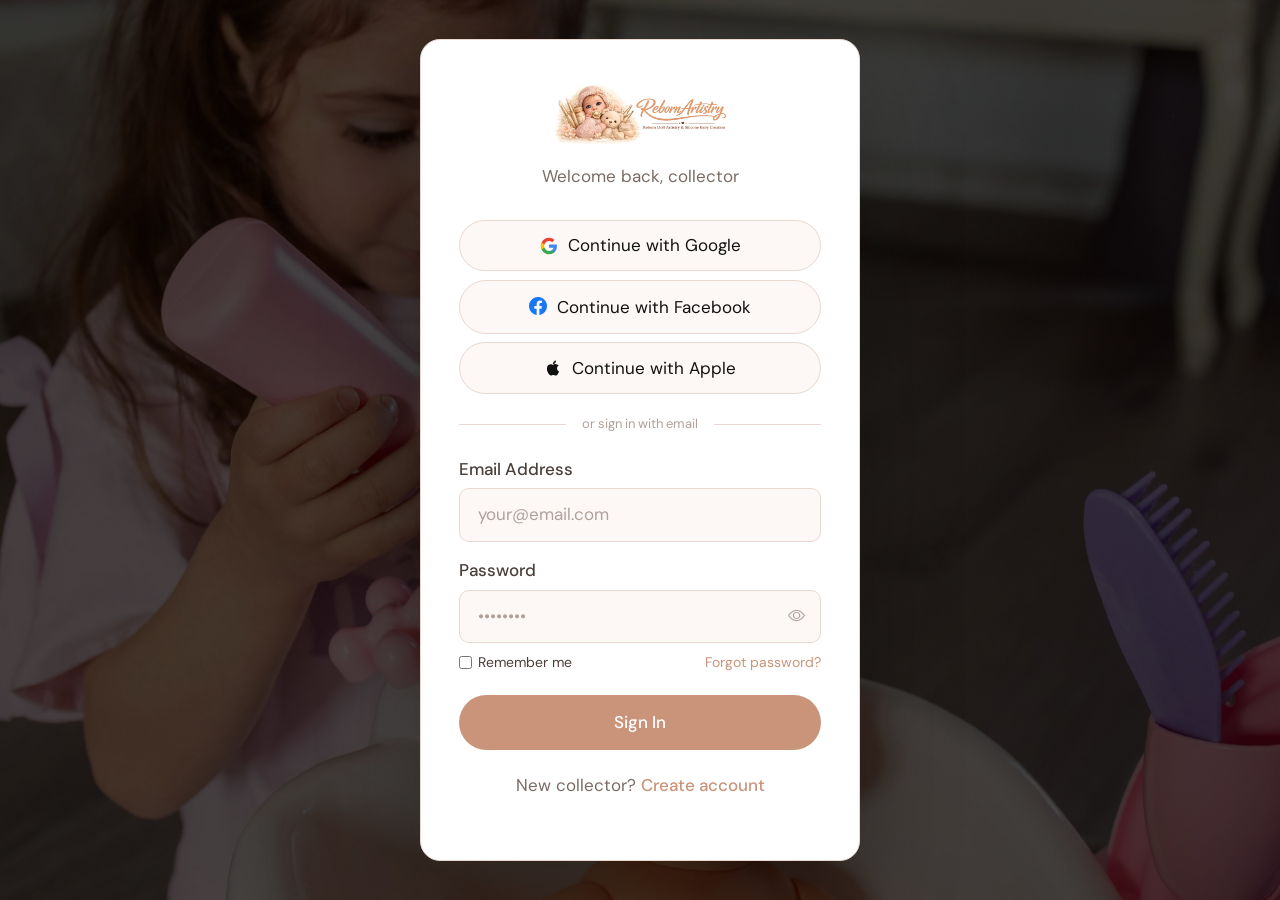
<file: login.html>
<!DOCTYPE html>
<html lang="en" data-theme="light" dir="ltr">
<head><meta charset="UTF-8"><meta name="viewport" content="width=device-width, initial-scale=1.0">
<title>Login — RebornArtistry</title>
  <link rel="icon" type="images/png" href="images/reborn-logo.png">
<link href="https://cdn.jsdelivr.net/npm/bootstrap@5.3.2/dist/css/bootstrap.min.css" rel="stylesheet">
<link href="https://cdn.jsdelivr.net/npm/bootstrap-icons@1.11.3/font/bootstrap-icons.min.css" rel="stylesheet">
<link rel="stylesheet" href="css/style.css"></head>
<body>

<div class="auth-bg-img" style="background-image:url('images/image21.jpg');"></div>
<div class="auth-bg-ov"></div>

<div class="auth-page">
  <div class="auth-card">
    <!-- Brand logo → home -->
    <div style="text-align:center;margin-bottom:1.8rem;">
      <a href="index.html" style="display:inline-block;text-decoration:none;">
        <img src="images/reborn-logo.png" alt="RebornArtistry" style="height:60px;width:auto;object-fit:contain;display:block;margin:0 auto .6rem;">
      </a>
      <p style="color:var(--text3);margin:0;">Welcome back, collector</p>
    </div>

    <button class="sso-btn"><svg width="18" height="18" viewBox="0 0 24 24"><path d="M22.56 12.25c0-.78-.07-1.53-.2-2.25H12v4.26h5.92c-.26 1.37-1.04 2.53-2.21 3.31v2.77h3.57c2.08-1.92 3.28-4.74 3.28-8.09z" fill="#4285F4"/><path d="M12 23c2.97 0 5.46-.98 7.28-2.66l-3.57-2.77c-.98.66-2.23 1.06-3.71 1.06-2.86 0-5.29-1.93-6.16-4.53H2.18v2.84C3.99 20.53 7.7 23 12 23z" fill="#34A853"/><path d="M5.84 14.09c-.22-.66-.35-1.36-.35-2.09s.13-1.43.35-2.09V7.07H2.18C1.43 8.55 1 10.22 1 12s.43 3.45 1.18 4.93l2.85-2.22.81-.62z" fill="#FBBC05"/><path d="M12 5.38c1.62 0 3.06.56 4.21 1.64l3.15-3.15C17.45 2.09 14.97 1 12 1 7.7 1 3.99 3.47 2.18 7.07l3.66 2.84c.87-2.6 3.3-4.53 6.16-4.53z" fill="#EA4335"/></svg>Continue with Google</button>
    <button class="sso-btn"><i class="bi bi-facebook" style="color:#1877F2;font-size:18px;"></i>Continue with Facebook</button>
    <button class="sso-btn"><svg width="18" height="18" fill="var(--text)" viewBox="0 0 24 24"><path d="M18.71 19.5c-.83 1.24-1.71 2.45-3.05 2.47-1.34.03-1.77-.79-3.29-.79-1.53 0-2 .77-3.27.82-1.31.05-2.3-1.32-3.14-2.53C4.25 17 2.94 12.45 4.7 9.39c.87-1.52 2.43-2.48 4.12-2.51 1.28-.02 2.5.87 3.29.87.78 0 2.26-1.07 3.8-.91.65.03 2.47.26 3.64 1.98-.09.06-2.17 1.28-2.15 3.81.03 3.02 2.65 4.03 2.68 4.04-.03.07-.42 1.44-1.38 2.83M13 3.5c.73-.83 1.94-1.46 2.94-1.5.13 1.17-.34 2.35-1.04 3.19-.69.85-1.83 1.51-2.95 1.42-.15-1.15.41-2.35 1.05-3.11z"/></svg>Continue with Apple</button>

    <div class="auth-divider"><span>or sign in with email</span></div>

    <label class="flabel">Email Address</label>
    <input type="email" class="finput" placeholder="your@email.com">

    <label class="flabel">Password</label>
    <div class="feye-wrap" style="margin-bottom:.5rem;">
      <input type="password" class="finput" placeholder="••••••••">
      <button class="feye-btn" type="button"><i class="bi bi-eye"></i></button>
    </div>

    <div style="display:flex;justify-content:space-between;align-items:center;margin-bottom:1.3rem;">
      <label style="display:flex;align-items:center;gap:6px;cursor:pointer;font-size:14px!important;color:var(--text2);"><input type="checkbox" style="accent-color:var(--rose);">Remember me</label>
      <a href="#" style="font-size:14px!important;color:var(--rose);">Forgot password?</a>
    </div>

    <button class="btn-rose" style="width:100%;justify-content:center;padding:.8rem;">Sign In</button>
    

    <p style="text-align:center;color:var(--text3);margin-top:1.3rem;">New collector? <a href="register.html" style="color:var(--rose);font-weight:500;">Create account</a></p>
    
  </div>
</div>

<script src="js/main.js"></script>
<script>document.addEventListener('DOMContentLoaded',()=>{initTheme();initDir();initEyes();});</script>
</body></html>
</file>
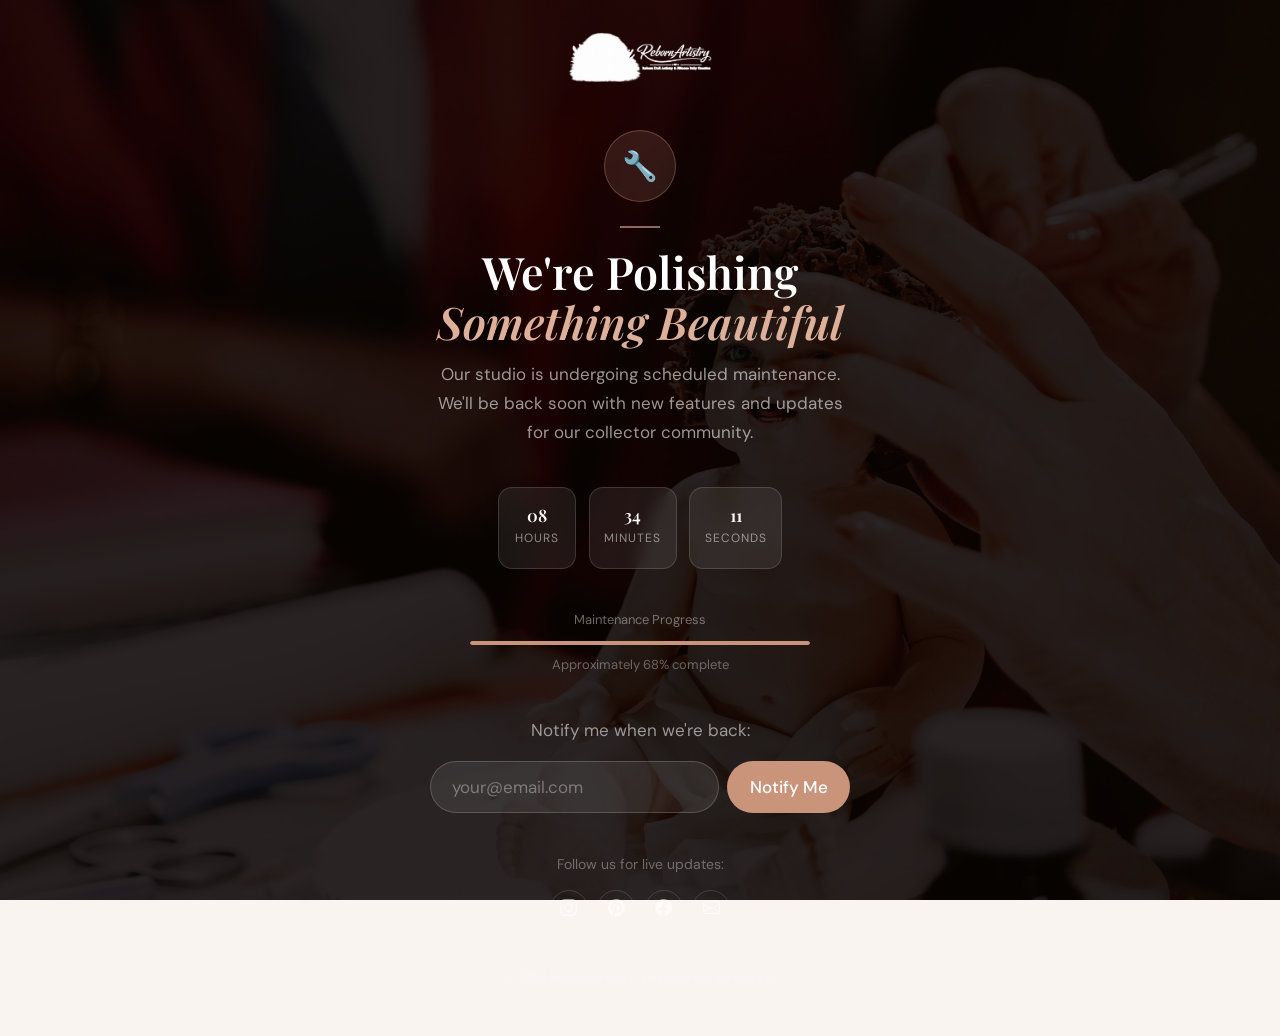
<file: maintenance.html>
<!DOCTYPE html>
<html lang="en" data-theme="light" dir="ltr">
<head><meta charset="UTF-8"><meta name="viewport" content="width=device-width, initial-scale=1.0">
<title>Under Maintenance — RebornArtistry</title>
  <link rel="icon" type="images/png" href="images/reborn-logo.png">
<link href="https://cdn.jsdelivr.net/npm/bootstrap@5.3.2/dist/css/bootstrap.min.css" rel="stylesheet">
<link href="https://cdn.jsdelivr.net/npm/bootstrap-icons@1.11.3/font/bootstrap-icons.min.css" rel="stylesheet">
<link rel="stylesheet" href="css/style.css">
<style>
  .cd-box {
    background: rgba(255,255,255,.08);
    border: 1px solid rgba(255,255,255,.14);
    border-radius: 14px;
    padding: 1.2rem .9rem;
    min-width: 78px;
    backdrop-filter: blur(8px);
  }
  .cd-num {
    font-family: var(--ff);
    font-size: 2.4rem;
    font-weight: 600;
    color: #fff;
    line-height: 1;
    display: block;
  }
  .cd-lbl {
    font-size: 12px !important;
    color: rgba(255,255,255,.5);
    text-transform: uppercase;
    letter-spacing: 1px;
    display: block;
    margin-top: .3rem;
  }
  .m-pbar {
    height: 4px;
    background: rgba(255,255,255,.1);
    border-radius: 50px;
    overflow: hidden;
    max-width: 340px;
    margin: 0 auto;
  }
  .m-pbar-fill {
    height: 100%;
    background: var(--rose);
    border-radius: 50px;
    animation: mpulse 2.5s ease-in-out infinite alternate;
  }
  @keyframes mpulse {
    from { width: 58%; opacity: .8; }
    to   { width: 76%; opacity: 1; }
  }
  .notify-input {
    background: rgba(255,255,255,.08);
    border: 1px solid rgba(255,255,255,.18);
    border-radius: 50px;
    color: #fff;
    padding: .65rem 1.3rem;
    font-size: 17px !important;
    font-family: var(--fb);
    outline: none;
    flex: 1;
    min-width: 200px;
    transition: border-color .2s;
  }
  .notify-input:focus { border-color: var(--rose-l); }
  .notify-input::placeholder { color: rgba(255,255,255,.35); }
</style>
</head>
<body>

<div class="err-bg-img" style="background-image:url('images/image22.jpg');"></div>
<div class="err-ov" style="background:rgba(8,3,2,.85);"></div>

<div style="min-height:100vh;display:flex;align-items:center;justify-content:center;padding:2rem;position:relative;z-index:2;">
  <div style="text-align:center;color:#fff;max-width:580px;width:100%;">

    <!-- Brand → home -->
    <a href="index.html" style="display:inline-flex;align-items:center;gap:10px;text-decoration:none;margin-bottom:3rem;">
      <img src="images/reborn-logo.png" alt="RebornArtistry" style="height:50px;width:auto;object-fit:contain;filter:brightness(0) invert(1);">
    </a>

    <!-- Icon -->
    <div style="width:72px;height:72px;border-radius:50%;background:rgba(201,148,122,.15);border:1px solid rgba(201,148,122,.35);display:flex;align-items:center;justify-content:center;margin:0 auto 1.5rem;font-size:1.8rem;">
      🔧
    </div>

    <div style="width:40px;height:1.5px;background:var(--rose-l);margin:.5rem auto 1.2rem;opacity:.6;"></div>

    <h1 style="color:#fff;font-size:clamp(1.8rem,4vw,2.8rem);margin-bottom:.8rem;">We're Polishing<br><em style="color:var(--rose-l);">Something Beautiful</em></h1>
    <p style="color:rgba(255,255,255,.58);max-width:420px;margin:0 auto 2.5rem;">Our studio is undergoing scheduled maintenance. We'll be back soon with new features and updates for our collector community.</p>

    <!-- Countdown Timer -->
    <div style="display:flex;justify-content:center;gap:.8rem;flex-wrap:wrap;margin-bottom:2.5rem;" id="countdown">
      <div class="cd-box"><span class="cd-num" id="cd-h">08</span><span class="cd-lbl">Hours</span></div>
      <div class="cd-box"><span class="cd-num" id="cd-m">34</span><span class="cd-lbl">Minutes</span></div>
      <div class="cd-box"><span class="cd-num" id="cd-s">12</span><span class="cd-lbl">Seconds</span></div>
    </div>

    <!-- Progress bar -->
    <p style="color:rgba(255,255,255,.4);font-size:13px!important;margin-bottom:.6rem;">Maintenance Progress</p>
    <div class="m-pbar" style="margin-bottom:.6rem;">
      <div class="m-pbar-fill"></div>
    </div>
    <p style="color:rgba(255,255,255,.35);font-size:13px!important;margin-bottom:2.5rem;">Approximately 68% complete</p>

    <!-- Notify form -->
    <p style="color:rgba(255,255,255,.55);margin-bottom:1rem;">Notify me when we're back:</p>
    <div style="display:flex;gap:8px;flex-wrap:wrap;justify-content:center;max-width:420px;margin:0 auto 2.5rem;">
      <input type="email" class="notify-input" placeholder="your@email.com">
      <button class="btn-rose" style="flex-shrink:0;padding:.65rem 1.4rem;">Notify Me</button>
    </div>

    <!-- Social links -->
    <p style="color:rgba(255,255,255,.35);font-size:14px!important;margin-bottom:.8rem;">Follow us for live updates:</p>
    <div style="display:flex;justify-content:center;gap:.6rem;">
      <a href="#" style="width:38px;height:38px;border-radius:50%;border:1px solid rgba(255,255,255,.15);display:flex;align-items:center;justify-content:center;color:rgba(255,255,255,.5);font-size:15px;transition:all .2s;text-decoration:none;" onmouseover="this.style.background='var(--rose)';this.style.borderColor='var(--rose)';this.style.color='#fff';" onmouseout="this.style.background='transparent';this.style.borderColor='rgba(255,255,255,.15)';this.style.color='rgba(255,255,255,.5)';"><i class="bi bi-instagram"></i></a>
      <a href="#" style="width:38px;height:38px;border-radius:50%;border:1px solid rgba(255,255,255,.15);display:flex;align-items:center;justify-content:center;color:rgba(255,255,255,.5);font-size:15px;transition:all .2s;text-decoration:none;" onmouseover="this.style.background='var(--rose)';this.style.borderColor='var(--rose)';this.style.color='#fff';" onmouseout="this.style.background='transparent';this.style.borderColor='rgba(255,255,255,.15)';this.style.color='rgba(255,255,255,.5)';"><i class="bi bi-pinterest"></i></a>
      <a href="#" style="width:38px;height:38px;border-radius:50%;border:1px solid rgba(255,255,255,.15);display:flex;align-items:center;justify-content:center;color:rgba(255,255,255,.5);font-size:15px;transition:all .2s;text-decoration:none;" onmouseover="this.style.background='var(--rose)';this.style.borderColor='var(--rose)';this.style.color='#fff';" onmouseout="this.style.background='transparent';this.style.borderColor='rgba(255,255,255,.15)';this.style.color='rgba(255,255,255,.5)';"><i class="bi bi-facebook"></i></a>
      <a href="#" style="width:38px;height:38px;border-radius:50%;border:1px solid rgba(255,255,255,.15);display:flex;align-items:center;justify-content:center;color:rgba(255,255,255,.5);font-size:15px;transition:all .2s;text-decoration:none;" onmouseover="this.style.background='var(--rose)';this.style.borderColor='var(--rose)';this.style.color='#fff';" onmouseout="this.style.background='transparent';this.style.borderColor='rgba(255,255,255,.15)';this.style.color='rgba(255,255,255,.5)';"><i class="bi bi-envelope"></i></a>
    </div>

    <p style="color:rgba(255,255,255,.2);font-size:12px!important;margin-top:2.5rem;">© 2024 RebornArtistry · hello@rebornartistry.in</p>
  </div>
</div>

<script src="js/main.js"></script>
<script>
  document.addEventListener('DOMContentLoaded', () => {
    initTheme(); initDir();

    // Countdown to a future date (8 hours from now)
    const target = new Date(Date.now() + 8 * 60 * 60 * 1000 + 34 * 60 * 1000 + 12 * 1000);

    function updateClock() {
      const now  = new Date();
      const diff = Math.max(0, target - now);
      const h = Math.floor(diff / 3600000);
      const m = Math.floor((diff % 3600000) / 60000);
      const s = Math.floor((diff % 60000) / 1000);
      const pad = n => String(n).padStart(2, '0');
      const hEl = document.getElementById('cd-h');
      const mEl = document.getElementById('cd-m');
      const sEl = document.getElementById('cd-s');
      if (hEl) hEl.textContent = pad(h);
      if (mEl) mEl.textContent = pad(m);
      if (sEl) sEl.textContent = pad(s);
    }
    updateClock();
    setInterval(updateClock, 1000);
  });
</script>
</body>
</html>
</file>
<file: css/style.css>
/* =====================================================
   RebornArtistry — Global CSS
   Main Color : #C9947A (Dusty Rose)
   Supporting : #FFFFFF (White) · #111111 (Black)
   ===================================================== */

@import url('https://fonts.googleapis.com/css2?family=Playfair+Display:ital,wght@0,400;0,600;0,700;1,400;1,600&family=DM+Sans:wght@300;400;500;600&display=swap');

/* ── CSS Variables ── */
:root {
  /* Brand */
  --rose:       #C9947A;
  --rose-h:     #b57d65;
  --rose-l:     #ddb09a;
  --rose-xl:    #f0ddd4;
  --rose-2xl:   #faf4f1;

  /* Neutrals */
  --black:      #111111;
  --white:      #ffffff;
  --gray-1:     #1e1a19;
  --gray-2:     #2d2826;
  --gray-3:     #4a3f3b;
  --gray-4:     #7a6b65;
  --gray-5:     #b0a09a;
  --gray-6:     #d8cdc9;
  --gray-7:     #ede6e3;

  /* Semantic */
  --bg:         #faf4f1;
  --bg2:        #f0ddd4;
  --surface:    #ffffff;
  --surface2:   #fdf8f6;
  --border:     #e8d8d0;
  --border2:    #d4bfb5;
  --text:       #111111;
  --text2:      #4a3f3b;
  --text3:      #7a6b65;
  --text4:      #b0a09a;

  /* Shadows */
  --sh-xs: 0 1px 4px rgba(180,100,70,.08);
  --sh-sm: 0 2px 12px rgba(180,100,70,.10);
  --sh-md: 0 6px 28px rgba(180,100,70,.14);
  --sh-lg: 0 16px 56px rgba(180,100,70,.18);
  --sh-xl: 0 32px 80px rgba(180,100,70,.22);

  /* Layout */
  --radius:    12px;
  --radius-lg: 20px;
  --radius-xl: 30px;

  /* Fonts */
  --ff: 'Playfair Display', serif;
  --fb: 'DM Sans', sans-serif;
}

/* ── Dark Mode ── */
[data-theme="dark"] {
  --bg:         #1a1210;
  --bg2:        #221714;
  --surface:    #2a1d19;
  --surface2:   #311f1a;
  --border:     #3d2820;
  --border2:    #5a3828;
  --text:       #f5ede9;
  --text2:      #d4b8ae;
  --text3:      #9a7a70;
  --text4:      #6a504a;
  --rose-2xl:   #1a1210;
  --rose-xl:    #2a1d19;
  --gray-7:     #2a1d19;
  --sh-xs: 0 1px 4px rgba(0,0,0,.3);
  --sh-sm: 0 2px 12px rgba(0,0,0,.35);
  --sh-md: 0 6px 28px rgba(0,0,0,.4);
  --sh-lg: 0 16px 56px rgba(0,0,0,.5);
}

/* ── Reset & Base ── */
*, *::before, *::after { box-sizing: border-box; margin: 0; padding: 0; }
html { scroll-behavior: smooth; -webkit-text-size-adjust: 100%; }
body {
  font-family: var(--fb);
  background: var(--bg);
  color: var(--text);
  line-height: 1.7;
  -webkit-font-smoothing: antialiased;
  transition: background .3s ease, color .3s ease;
  overflow-x: hidden;
}

/* ── ENFORCE 17px across all text ── */
p, span, li, td, th, label, a, blockquote,
input, textarea, select, option,
.form-control, .form-select,
small, figcaption, caption { font-size: 17px !important; }

/* Typography */
h1 { font-family: var(--ff); font-size: clamp(2.2rem, 5vw, 4rem);   font-weight: 600; line-height: 1.12; }
h2 { font-family: var(--ff); font-size: clamp(1.6rem, 3vw, 2.6rem); font-weight: 600; line-height: 1.18; }
h3 { font-family: var(--ff); font-size: 1.25rem; font-weight: 600; line-height: 1.3; }
h4 { font-family: var(--fb); font-size: 1rem;    font-weight: 600; }
a  { text-decoration: none; color: inherit; }
img{ max-width: 100%; display: block; }

/* ── Section ── */
.sec       { padding: 5.5rem 0; }
.sec-alt   { background: var(--bg2); }
.sec-dark  { background: var(--black); }
[data-theme="dark"] .sec-alt  { background: var(--bg2); }
[data-theme="dark"] .sec-dark { background: #0a0806; }

/* ── Utility ── */
.rose     { color: var(--rose); }
.italic   { font-style: italic; }
.fw6      { font-weight: 600; }
.serif    { font-family: var(--ff); }

.eyebrow {
  display: inline-block;
  font-size: 12px !important;
  font-weight: 600;
  letter-spacing: 2px;
  text-transform: uppercase;
  color: var(--rose);
  margin-bottom: .6rem;
}
.rule {
  width: 40px; height: 1.5px;
  background: var(--rose);
  margin: .8rem 0 1.4rem;
}
.rule-center { margin: .8rem auto 1.4rem; }
[dir=rtl] .rule { margin-right: 0; margin-left: auto; }
[dir=rtl] .rule-center { margin: .8rem auto 1.4rem; }

/* ── BUTTONS ── */
.btn-rose,
.btn-outline,
.btn-dark,
.btn-ghost { display: inline-flex; align-items: center; gap: 7px; border-radius: 50px; font-family: var(--fb); font-size: 17px !important; font-weight: 500; cursor: pointer; transition: all .25s ease; border: none; text-decoration: none; }

.btn-rose   { background: var(--rose); color: #fff; padding: .72rem 1.9rem; }
.btn-rose:hover { background: var(--rose-h); transform: translateY(-2px); box-shadow: var(--sh-md); color: #fff; }

.btn-outline { background: transparent; color: var(--rose); border: 1.5px solid var(--rose); padding: .68rem 1.85rem; }
.btn-outline:hover { background: var(--rose); color: #fff; }

.btn-dark   { background: var(--text); color: var(--white); padding: .72rem 1.9rem; }
.btn-dark:hover { background: var(--gray-2); transform: translateY(-2px); box-shadow: var(--sh-md); color: #fff; }

.btn-ghost  { background: var(--surface); color: var(--text); border: 1.5px solid var(--border); padding: .68rem 1.85rem; }
.btn-ghost:hover { border-color: var(--rose); color: var(--rose); }

.btn-white  { background: #fff; color: var(--rose) !important; padding: .72rem 1.9rem; border-radius: 50px; font-family: var(--fb); font-size: 17px !important; font-weight: 600; display: inline-flex; align-items: center; gap: 7px; cursor: pointer; border: none; transition: all .25s; }
.btn-white:hover { background: #ffe4ec; color: var(--rose-h) !important; transform: translateY(-2px); box-shadow: 0 8px 24px rgba(0,0,0,.15); }

/* ── NAVBAR ── */
.nbar {
  position: sticky; top: 0; z-index: 1000;
  background: var(--surface);
  border-bottom: 1px solid var(--border);
  transition: background .3s, border-color .3s;
}
.nbar-inner {
  display: flex;
  align-items: center;
  justify-content: space-between;
  height: 68px;
  gap: 12px;
}

/* Brand */
.nbrand {
  display: flex; align-items: center; gap: 10px;
  font-family: var(--ff);
  font-size: 1.3rem;
  font-weight: 600;
  color: var(--text) !important;
  text-decoration: none;
  flex-shrink: 0;
  letter-spacing: .3px;
  white-space: nowrap;
}
[dir=rtl] .nbrand { flex-direction: row-reverse; }
.nbrand-logo {
  width: 200px; 
  display: flex; align-items: center; justify-content: center;
  flex-shrink: 0;
  overflow: hidden;
}
.nbrand-logo img { width: 100%; height: 100%; object-fit: cover; }

/* Desktop nav */
.dnav {
  display: flex; align-items: center;
  flex: 1;
  justify-content: center;
  gap: 2px;
}
.nl {
  display: flex; align-items: center; gap: 4px;
  color: var(--text2) !important;
  font-size: 17px !important;
  font-weight: 400;
  padding: .45rem .9rem;
  border-radius: 8px;
  cursor: pointer;
  transition: all .2s;
  white-space: nowrap;
  font-family: var(--fb);
}
.nl:hover, .nl.active { color: var(--rose) !important; background: var(--rose-2xl); }
.nl .ci { font-size: 11px; transition: transform .22s; }
.nl.dd-open .ci { transform: rotate(180deg); }

/* Dropdown */
.dd-wrap { position: relative; }
.dd-menu {
  position: absolute; top: calc(100% + 8px);
  left: 0; min-width: 190px;
  background: var(--surface);
  border: 1px solid var(--border);
  border-radius: var(--radius);
  padding: .5rem;
  box-shadow: var(--sh-lg);
  display: none; z-index: 1001;
}
[dir=rtl] .dd-menu { left: auto; right: 0; }
.dd-menu.open { display: block; }
.dd-item {
  display: flex; align-items: center; gap: 8px;
  color: var(--text2) !important;
  font-size: 17px !important;
  padding: .5rem .9rem;
  border-radius: 8px;
  cursor: pointer;
  transition: background .18s;
  font-family: var(--fb);
  text-decoration: none;
}
.dd-item:hover, .dd-item.active { background: var(--rose-2xl); color: var(--rose) !important; }

/* Controls */
.ncontrols { display: flex; align-items: center; gap: 7px; flex-shrink: 0; }
[dir=rtl] .ncontrols { flex-direction: row-reverse; }

.icon-btn {
  width: 38px; height: 38px;
  border: 1px solid var(--border);
  background: transparent;
  border-radius: 50%;
  display: flex; align-items: center; justify-content: center;
  cursor: pointer; color: var(--text3);
  font-size: 15px;
  transition: all .2s;
  flex-shrink: 0;
}
.icon-btn:hover { background: var(--rose-xl); color: var(--rose); border-color: var(--rose-l); }

.nav-login {
  background: var(--black);
  color: #fff !important;
  border: none;
  padding: .44rem 1.4rem;
  border-radius: 50px;
  font-size: 17px !important;
  font-weight: 500;
  cursor: pointer;
  transition: all .22s;
  font-family: var(--fb);
  white-space: nowrap;
  text-decoration: none;
  display: inline-flex; align-items: center;
}
.nav-login:hover { background: var(--rose); color: #fff !important; }
[data-theme="dark"] .nav-login { background: var(--rose); }
[data-theme="dark"] .nav-login:hover { background: var(--rose-h); }

/* Hamburger */
.hbtn {
  display: none;
  width: 42px; height: 42px;
  background: transparent;
  border: 1px solid var(--border);
  border-radius: 50%;
  align-items: center; justify-content: center;
  cursor: pointer; color: var(--text3);
  font-size: 20px; flex-shrink: 0;
  transition: all .2s;
}
.hbtn:hover { background: var(--rose-xl); color: var(--rose); border-color: var(--rose-l); }

/* Mobile menu */
.mmenu {
  display: none;
  position: absolute;
  top: 68px; left: 0; right: 0;
  background: var(--surface);
  border-top: 1px solid var(--border);
  box-shadow: var(--sh-lg);
  padding: 1rem;
  z-index: 999;
  max-height: calc(100vh - 68px);
  overflow-y: auto;
}
.mmenu.open { display: block; }
.mmenu .nl { display: flex; padding: .7rem 1rem; margin-bottom: 2px; border-radius: 8px; }
.mob-dd-menu {
  display: none;
  background: var(--rose-2xl);
  border-radius: 10px;
  padding: .4rem;
  margin: 3px 0 6px;
}
.mob-dd-menu.open { display: block; }
.mob-dd-menu .dd-item { font-size: 17px !important; }
.mctrl {
  display: flex; align-items: center; gap: 8px;
  padding: 1rem .5rem 0;
  border-top: 1px solid var(--border);
  margin-top: .6rem;
  flex-wrap: wrap;
}
[dir=rtl] .mctrl { flex-direction: row-reverse; }

/* ── HERO ── */
.hero {
  position: relative;
  min-height: 90vh;
  display: flex; align-items: center;
  overflow: hidden;
}
.hero-bg { position: absolute; inset: 0; background-size: cover; background-position: center; }
.hero-ov { position: absolute; inset: 0; }
.hero-content { position: relative; z-index: 2; padding: 5rem 0; }
.hero-title { color: #fff; }
.hero-title em { color: var(--rose-l); font-style: italic; }
.hero-sub { color: rgba(255,255,255,.72); font-size: 17px !important; max-width: 480px; margin-bottom: 2rem; }

/* Page Hero */
.phero { position: relative; padding: 5.5rem 0; text-align: center; overflow: hidden; }
.phero-bg { position: absolute; inset: 0; background-size: cover; background-position: center; }
.phero-ov { position: absolute; inset: 0; background: linear-gradient(135deg, rgba(15,8,6,.82), rgba(25,12,8,.58)); }
.phero-c  { position: relative; z-index: 2; color: #fff; }
.phero-label { display: inline-block; border: 1px solid rgba(201,148,122,.5); color: var(--rose-l); border-radius: 50px; padding: .25rem 1rem; font-size: 12px !important; letter-spacing: 1.5px; text-transform: uppercase; margin-bottom: .8rem; }

/* ── CARDS ── */
.card-rose {
  background: var(--surface);
  border: 1px solid var(--border);
  border-radius: var(--radius);
  overflow: hidden;
  transition: all .32s;
  height: 100%;
}
.card-rose:hover { transform: translateY(-8px); box-shadow: var(--sh-xl); }
.card-rose-img { width: 100%; height: 360px; object-fit: cover; transition: transform .45s; }
.card-rose:hover .card-rose-img { transform: scale(1.05); }
.card-body { padding: 1.5rem; }
.card-price { font-family: var(--ff); font-size: 1.35rem; color: var(--rose); font-weight: 600; }
.card-name  { font-family: var(--ff); font-size: 1.15rem; font-weight: 600; }

/* Feature box */
.fbox {
  background: var(--surface);
  border: 1px solid var(--border);
  border-radius: var(--radius);
  padding: 1.8rem;
  height: 100%;
  transition: all .3s;
}
.fbox:hover { box-shadow: var(--sh-md); transform: translateY(-4px); }
.ficon {
  width: 52px; height: 52px; border-radius: 12px;
  background: var(--rose-xl);
  color: var(--rose);
  display: flex; align-items: center; justify-content: center;
  font-size: 1.35rem; margin-bottom: 1.1rem;
}

/* ── GALLERY GRID ── */
.gal-grid { display: grid; grid-template-columns: repeat(auto-fill, minmax(220px,1fr)); gap: 12px; }
.gal-item { border-radius: var(--radius); overflow: hidden; aspect-ratio: 3/4; position: relative; cursor: pointer; }
.gal-item img { width: 100%; height: 100%; object-fit: cover; transition: transform .45s; }
.gal-item:hover img { transform: scale(1.07); }
.gal-ov {
  position: absolute; inset: 0;
  background: linear-gradient(to top, rgba(17,5,3,.75), transparent 55%);
  opacity: 0; transition: opacity .3s;
  display: flex; align-items: flex-end; padding: 1rem;
}
.gal-item:hover .gal-ov { opacity: 1; }
.gal-ov p { color: #fff; font-size: 14px !important; font-style: italic; font-family: var(--ff); margin: 0; }

/* ── REVIEW CARD ── */
.rcard {
  background: var(--surface);
  border: 1px solid var(--border);
  border-radius: var(--radius);
  padding: 1.8rem; height: 100%;
  transition: all .3s;
}
.rcard:hover { box-shadow: var(--sh-md); transform: translateY(-3px); }
.stars { color: var(--rose); letter-spacing: 2px; font-size: 17px !important; margin-bottom: .7rem; }
.ravatar { width: 46px; height: 46px; border-radius: 50%; object-fit: cover; flex-shrink: 0; border: 2px solid var(--rose-l); }

/* ── ACCORDION ── */
.acc-item { background: var(--surface); border: 1px solid var(--border); border-radius: var(--radius); margin-bottom: .6rem; overflow: hidden; }
.acc-hdr {
  display: flex; align-items: center; justify-content: space-between;
  padding: 1.1rem 1.4rem; cursor: pointer;
  font-weight: 500; font-size: 17px !important; font-family: var(--fb);
  color: var(--text); gap: 1rem; transition: background .2s;
}
.acc-hdr:hover { background: var(--rose-2xl); }
.acc-hdr.open { color: var(--rose); background: var(--rose-2xl); }
.acc-hdr .aci { color: var(--rose); flex-shrink: 0; transition: transform .25s; }
.acc-hdr.open .aci { transform: rotate(45deg); }
.acc-body { max-height: 0; overflow: hidden; transition: max-height .35s ease, padding .3s; }
.acc-body.open { max-height: 400px; }
.acc-body-inner { padding: 0 1.4rem 1.2rem; color: var(--text2); font-size: 17px !important; }

/* ── FORM ── */
.flabel { display: block; font-size: 17px !important; font-weight: 500; color: var(--text2); margin-bottom: .3rem; font-family: var(--fb); }
.finput {
  width: 100%;
  background: var(--surface2);
  border: 1.5px solid var(--border);
  border-radius: 10px;
  color: var(--text);
  padding: .7rem 1.1rem;
  font-size: 17px !important;
  font-family: var(--fb);
  outline: none;
  transition: border-color .2s, box-shadow .2s;
  margin-bottom: .9rem;
}
.finput:focus { border-color: var(--rose); box-shadow: 0 0 0 3px rgba(201,148,122,.15); }
.finput::placeholder { color: var(--text4); }
textarea.finput { resize: vertical; }

.feye-wrap { position: relative; }
.feye-wrap .finput { padding-right: 3rem; margin-bottom: 0; }
.feye-btn {
  position: absolute; right: 1rem; top: 50%; transform: translateY(-50%);
  background: none; border: none; cursor: pointer;
  color: var(--text4); font-size: 17px;
  display: flex; align-items: center; padding: 0; transition: color .2s;
}
.feye-btn:hover { color: var(--rose); }
[dir=rtl] .feye-wrap .finput { padding-right: 1.1rem; padding-left: 3rem; }
[dir=rtl] .feye-btn { right: auto; left: 1rem; }

/* ── BADGES ── */
.badge-rose  { background: var(--rose-xl); color: var(--rose); border-radius: 50px; padding: .18rem .85rem; font-size: 13px !important; font-weight: 600; white-space: nowrap; }
.badge-green { background: #e8f5e9; color: #2e7d32; border-radius: 50px; padding: .18rem .85rem; font-size: 13px !important; font-weight: 600; }
.badge-amber { background: #fff8e1; color: #e65100;align-content: center; border-radius: 50px; padding: .18rem .85rem; font-size: 13px !important; font-weight: 600; }
.badge-gray  { background: var(--gray-7); color: var(--text3); border-radius: 50px; padding: .18rem .85rem; font-size: 13px !important; font-weight: 600; }
[data-theme="dark"] .badge-green { background: #1b3a1e; color: #81c784; }
[data-theme="dark"] .badge-amber { background: #3a2200; color: #ffb74d; }
[data-theme="dark"] .badge-gray  { background: var(--surface2); color: var(--text3); }

/* ── STATS ── */
.stat-num { font-family: var(--ff); font-size: 2.2rem !important; font-weight: 600; color: var(--rose); line-height: 1; }
.stat-lbl { font-size: 14px !important; color: var(--text3); margin-top: .25rem; }

/* ── PROGRESS BAR ── */
.pbar { height: 6px; background: var(--border); border-radius: 50px; overflow: hidden; margin-top: .5rem; }
.pbar-fill { height: 100%; background: var(--rose); border-radius: 50px; transition: width .7s ease; }

/* ── CTA SECTION ── */
.cta-sec { position: relative; padding: 6rem 0; text-align: center; overflow: hidden; }
.cta-bg  { position: absolute; inset: 0; width: 100%; height: 100%; object-fit: cover; }
.cta-ov  { position: absolute; inset: 0; background: rgba(10,4,2,.8); }
.cta-c   { position: relative; z-index: 2; color: #fff; }

/* ── VIDEO CARD ── */
.vid-card { border-radius: var(--radius); overflow: hidden; position: relative; cursor: pointer; background: #111; }
.vid-card img { width: 100%; height: 220px; object-fit: cover; display: block; opacity: .65; transition: opacity .3s; }
.vid-card:hover img { opacity: .45; }
.vid-play { position: absolute; inset: 0; display: flex; align-items: center; justify-content: center; }
.play-btn {
  width: 56px; height: 56px; border-radius: 50%;
  background: rgba(255,255,255,.18);
  border: 2px solid rgba(255,255,255,.6);
  display: flex; align-items: center; justify-content: center;
  color: #fff; font-size: 20px;
  backdrop-filter: blur(6px); transition: all .2s;
}
.vid-card:hover .play-btn { background: var(--rose); border-color: var(--rose); transform: scale(1.08); }

/* ── TIMELINE ── */
.timeline { position: relative; padding-left: 2rem; }
.timeline::before { content: ''; position: absolute; left: 0px; top: 0; bottom: 0; width: 1.5px; background: linear-gradient(to bottom, var(--rose), var(--rose-l)); }
.tl-item { position: relative; margin-bottom: 2rem; }
.tl-dot { position: absolute; left: -46px; top: 3px; width: 24px; height: 24px; border-radius: 50%; background: var(--rose); border: 2px solid var(--bg); display: flex; align-items: center; justify-content: center; color: #fff; font-size: 11px; font-weight: 700; }
[dir=rtl] .timeline { padding-left: 0; padding-right: 2rem; }
[dir=rtl] .timeline::before { left: auto; right: 12px; }
[dir=rtl] .tl-dot { left: auto; right: -26px; }

/* ── CERT CARD ── */
.cert-card {
  background: linear-gradient(135deg, var(--rose-2xl), var(--surface));
  border: 1.5px solid var(--rose-l);
  border-radius: var(--radius-lg);
  padding: 2.2rem;
  text-align: center;
  position: relative;
  overflow: hidden;
}
.cert-card::before, .cert-card::after {
  content: '✦'; position: absolute; font-size: 1rem; color: var(--rose-l); opacity: .5;
}
.cert-card::before { top: 1rem; left: 1.2rem; }
.cert-card::after  { bottom: 1rem; right: 1.2rem; }

/* ── DASHBOARD ── */
.dash-layout { display: flex; min-height: calc(100vh - 68px); }
.dash-side {
  width: 250px; flex-shrink: 0;
  background: var(--surface);
  border-right: 1px solid var(--border);
  padding: 1.8rem 1rem;
  display: flex; flex-direction: column;
  transition: background .3s;
}
[dir=rtl] .dash-side { border-right: none; border-left: 1px solid var(--border); }
.dash-body { flex: 1; padding: 2.2rem 2.5rem; overflow-x: hidden; }

.dash-nav-link {
  display: flex; align-items: center; gap: 10px;
  padding: .65rem 1rem;
  border-radius: 10px;
  color: var(--text2);
  font-size: 17px !important;
  font-family: var(--fb);
  cursor: pointer;
  transition: all .2s;
  margin-bottom: 3px;
  text-decoration: none;
}
.dash-nav-link:hover { background: var(--rose-2xl); color: var(--rose); }
.dash-nav-link.active { background: var(--rose); color: #fff; }
.dash-nav-link i { font-size: 17px; flex-shrink: 0; }
[dir=rtl] .dash-nav-link { flex-direction: row-reverse; }

.dash-panel { display: none; }
.dash-panel.active { display: block; }

.stat-card {
  background: var(--surface);
  border: 1px solid var(--border);
  border-radius: var(--radius);
  padding: 1.4rem 1.6rem;
  transition: box-shadow .2s;
}
.stat-card:hover { box-shadow: var(--sh-sm); }

.order-row {
  display: flex; align-items: center; gap: 1rem;
  padding: 1rem 1.2rem;
  background: var(--surface);
  border: 1px solid var(--border);
  border-radius: var(--radius);
  margin-bottom: .6rem;
  transition: all .2s; flex-wrap: wrap;
}
.order-row:hover { border-color: var(--rose-l); box-shadow: var(--sh-xs); }
[dir=rtl] .order-row { flex-direction: row-reverse; }

/* ── AUTH ── */
.auth-page { min-height: 100vh; display: flex; align-items: center; justify-content: center; padding: 2rem; position: relative; }
.auth-bg-img { position: fixed; inset: 0; background-size: cover; background-position: center; z-index: 0; }
.auth-bg-ov  { position: fixed; inset: 0; background: rgba(10,4,2,.72); z-index: 1; }
.auth-card {
  background: var(--surface);
  border: 1px solid var(--border);
  border-radius: var(--radius-lg);
  padding: 2.8rem 2.4rem;
  width: 100%; max-width: 440px;
  box-shadow: 0 40px 100px rgba(0,0,0,.3);
  position: relative; z-index: 2;
}
.auth-brand { font-family: var(--ff); font-size: 1.7rem; font-style: italic; color: var(--text); }

.sso-btn {
  width: 100%;
  display: flex; align-items: center; justify-content: center; gap: 10px;
  background: var(--surface2);
  border: 1.5px solid var(--border);
  border-radius: 50px;
  padding: .65rem 1rem;
  font-size: 17px !important;
  font-family: var(--fb);
  color: var(--text);
  cursor: pointer;
  transition: all .22s;
  margin-bottom: .55rem;
}
.sso-btn:hover { border-color: var(--rose-l); box-shadow: var(--sh-sm); }

.auth-divider { display: flex; align-items: center; gap: 1rem; margin: 1.2rem 0; }
.auth-divider::before, .auth-divider::after { content: ''; flex: 1; height: 1px; background: var(--border); }
.auth-divider span { font-size: 13px !important; color: var(--text4); }

/* ── CONTACT INFO ── */
.cinfo {
  display: flex; gap: 1rem; align-items: flex-start;
  background: var(--surface);
  border: 1px solid var(--border);
  border-radius: var(--radius);
  padding: 1.3rem;
  margin-bottom: .8rem;
  transition: all .25s;
}
.cinfo:hover { border-color: var(--rose-l); box-shadow: var(--sh-sm); }
.cinfo-ico { width: 44px; height: 44px; border-radius: 10px; background: var(--rose-xl); color: var(--rose); display: flex; align-items: center; justify-content: center; font-size: 1.1rem; flex-shrink: 0; }
[dir=rtl] .cinfo { flex-direction: row-reverse; text-align: right; }

/* ── FOOTER ── */
.foot {
  background: var(--black);
  color: rgba(255,255,255,.7);
  padding: 5rem 0 2.5rem;
}
[data-theme="dark"] .foot { background: #060302; }
.f-brand { font-family: var(--ff); font-size: 1.6rem; font-style: italic; color: #fff; font-weight: 400; margin-bottom: .6rem; }
.f-desc  { font-size: 17px !important; color: rgba(255,255,255,.45); max-width: 270px; line-height: 1.7; }
.f-title { font-size: 12px !important; font-weight: 700; letter-spacing: 1.5px; text-transform: uppercase; color: rgba(255,255,255,.85); margin-bottom: .9rem; }
.f-list  { list-style: none; padding-left: 0; margin: 0; }
.f-list li { margin-bottom: .5rem; }
.f-list a  { font-size: 17px !important; color: rgba(255,255,255,.45); transition: color .2s; }
.f-list a:hover { color: var(--rose-l); }
[dir=rtl] .f-desc, [dir=rtl] .f-title, [dir=rtl] .f-list { text-align: right; }
.f-bottom { border-top: 1px solid rgba(255,255,255,.08); padding-top: 1.5rem; margin-top: 3.5rem; display: flex; flex-wrap: wrap; align-items: center; justify-content: space-between; gap: 1rem; }
[dir=rtl] .f-bottom { flex-direction: row-reverse; }
.f-bottom p { font-size: 13px !important; color: rgba(255,255,255,.3); margin: 0; }
.socials { display: flex; gap: 9px; }
[dir=rtl] .socials {  }
.soc { width: 36px; height: 36px; border-radius: 50%; border: 1px solid rgba(255,255,255,.14); display: flex; align-items: center; justify-content: center; color: rgba(255,255,255,.45); font-size: 15px; transition: all .22s; }
.soc:hover { background: var(--rose); border-color: var(--rose); color: #fff; }
.f-news { display: flex; gap: 7px; flex-wrap: wrap; }
.f-news-in { flex: 1; min-width: 160px; background: rgba(255,255,255,.07); border: 1px solid rgba(255,255,255,.14); border-radius: 50px; color: #fff; padding: .6rem 1.2rem; font-size: 17px !important; font-family: var(--fb); outline: none; transition: border-color .2s; }
.f-news-in:focus { border-color: var(--rose-l); }
.f-news-in::placeholder { color: rgba(255,255,255,.3); }

/* ── 404 / MAINTENANCE ── */
.err-page { min-height: 100vh; display: flex; align-items: center; justify-content: center; text-align: center; position: relative; padding: 2rem; }
.err-bg-img { position: fixed; inset: 0; background-size: cover; background-position: center; z-index: 0; }
.err-ov     { position: fixed; inset: 0; background: rgba(8,3,2,.8); z-index: 1; }
.err-c      { position: relative; z-index: 2; color: #fff; max-width: 580px; }
.err-num    { font-family: var(--ff); font-size: clamp(5rem,15vw,10rem); font-weight: 300; line-height: 1; color: rgba(255,255,255,.08); margin-bottom: -1.5rem; }

/* ── RESPONSIVE ── */
@media (max-width: 1024px) {
  .dnav  { display: none !important; }
  .hbtn  { display: flex !important; }
  .ncontrols .icon-btn,
  .ncontrols .nav-login { display: none !important; }
}
@media (min-width: 1025px) {
  .hbtn  { display: none !important; }
  .mmenu { display: none !important; }
}
@media (max-width: 991px) {
  .dash-side { display: none; }
  .dash-body { padding: 1.5rem 1.2rem; }
}
@media (max-width: 768px) {
  .sec { padding: 3.5rem 0; }
  .hero { min-height: auto; }
  .hero-content { padding: 3.5rem 30px; }
  .phero { padding: 4rem 0; }
  .gal-grid { grid-template-columns: repeat(2,1fr); }
  .auth-card { padding: 2rem 1.4rem; }
  .err-num { font-size: 5rem; }
}
@media (max-width: 480px) {
  .gal-grid { grid-template-columns: repeat(2,1fr); gap: 8px; }
  .f-bottom { flex-direction: column; text-align: center; }
}

/* ── Scroll To Top ── */
#scroll-top-btn {
  position: fixed;
  bottom: 2rem;
  right: 2rem;
  z-index: 999;
  width: 44px;
  height: 44px;
  border-radius: 50%;
  background: var(--rose);
  color: #fff;
  border: none;
  cursor: pointer;
  display: flex;
  align-items: center;
  justify-content: center;
  font-size: 1.1rem;
  box-shadow: 0 4px 16px rgba(0,0,0,.18);
  opacity: 0;
  transform: translateY(12px);
  pointer-events: none;
  transition: opacity .3s, transform .3s, background .2s;
}
#scroll-top-btn.visible {
  opacity: 1;
  transform: translateY(0);
  pointer-events: auto;
}
#scroll-top-btn:hover { background: var(--rose-h); transform: translateY(-3px); }

/* ── Animations ── */
@keyframes ra-fade-up {
  from { opacity: 0; transform: translateY(32px); }
  to   { opacity: 1; transform: translateY(0); }
}
@keyframes ra-fade-in {
  from { opacity: 0; }
  to   { opacity: 1; }
}
@keyframes ra-slide-left {
  from { opacity: 0; transform: translateX(-28px); }
  to   { opacity: 1; transform: translateX(0); }
}
@keyframes ra-slide-right {
  from { opacity: 0; transform: translateX(28px); }
  to   { opacity: 1; transform: translateX(0); }
}
@keyframes ra-scale-in {
  from { opacity: 0; transform: scale(.94); }
  to   { opacity: 1; transform: scale(1); }
}

.ra-hidden { opacity: 0; }
.ra-anim-up    { animation: ra-fade-up    .65s cubic-bezier(.22,.68,0,1.2) both; }
.ra-anim-in    { animation: ra-fade-in    .55s ease both; }
.ra-anim-left  { animation: ra-slide-left .6s  cubic-bezier(.22,.68,0,1.1) both; }
.ra-anim-right { animation: ra-slide-right .6s cubic-bezier(.22,.68,0,1.1) both; }
.ra-anim-scale { animation: ra-scale-in   .55s cubic-bezier(.22,.68,0,1.2) both; }

.ra-d1 { animation-delay: .08s; }
.ra-d2 { animation-delay: .16s; }
.ra-d3 { animation-delay: .24s; }
.ra-d4 { animation-delay: .32s; }
.ra-d5 { animation-delay: .40s; }

@media (prefers-reduced-motion: reduce) {
  .ra-anim-up, .ra-anim-in, .ra-anim-left, .ra-anim-right, .ra-anim-scale { animation: none; opacity: 1; }
} 

/* ── Misc helpers ── */
.img-cover  { width: 100%; object-fit: cover; height:300px; display: block; border-radius: var(--radius); }
.img-h200 { height: 200px; }
.img-h260 { height: 260px; }
.img-h320 { height: 320px; }
.img-h400 { height: 400px; }
.img-circle { border-radius: 50% !important; }
.vrow { display: flex; gap: 1rem; align-items: flex-start; margin-bottom: 1.4rem; }
.vico { width: 42px; height: 42px; border-radius: 10px; background: var(--rose-xl); color: var(--rose); display: flex; align-items: center; justify-content: center; font-size: 1rem; flex-shrink: 0; }
[dir=rtl] .vrow { flex-direction: row-reverse; text-align: right; }
.step-circle { width: 50px; height: 50px; border-radius: 50%; background: var(--rose); color: #fff; display: flex; align-items: center; justify-content: center; font-family: var(--ff); font-size: 1.2rem; font-weight: 600; flex-shrink: 0; }
.dir-ico {
  font-size: 11px !important;
}
.fun-num {
  font-size: 2.5rem !important;
}
.fun-num {
  font-size: 30px !important;
}
.foot .f-title {
  font-size: 17px !important;
}
html, body {
    overflow-x: hidden;
}
</file>
